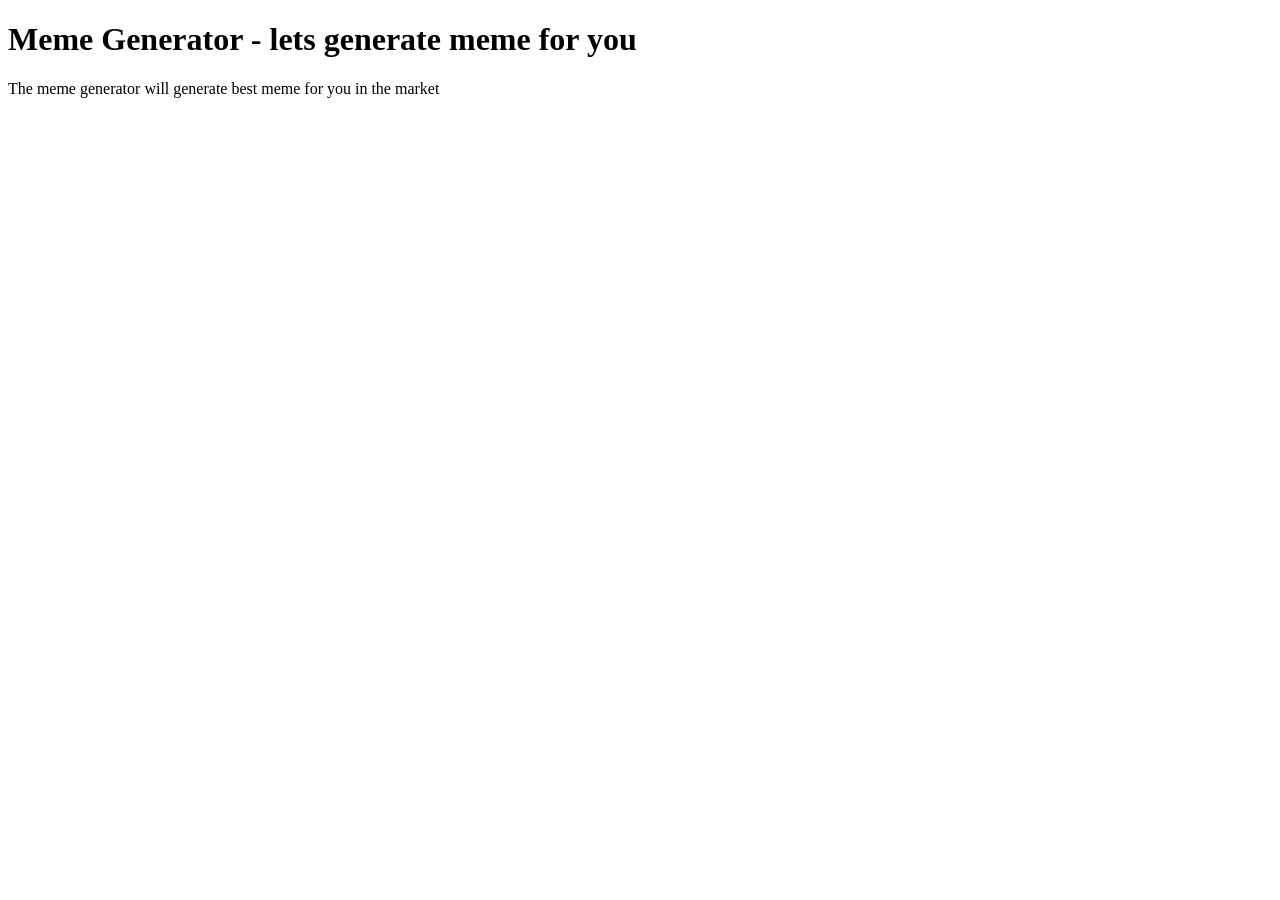
<file: 11 Web App using Flask/1_Flask_Basics/templates/index.html>
<!DOCTYPE html>
<html lang="en">
<head>
    <meta charset="UTF-8">
    <meta name="viewport" content="width=device-width, initial-scale=1.0">
    <title>Meme Generator - RohanMemes</title>
</head>
<body>
    <h1>Meme Generator - lets generate meme for you</h1>
    <p>The meme generator will generate best meme for you in the market</p>
</body>
</html>
</file>
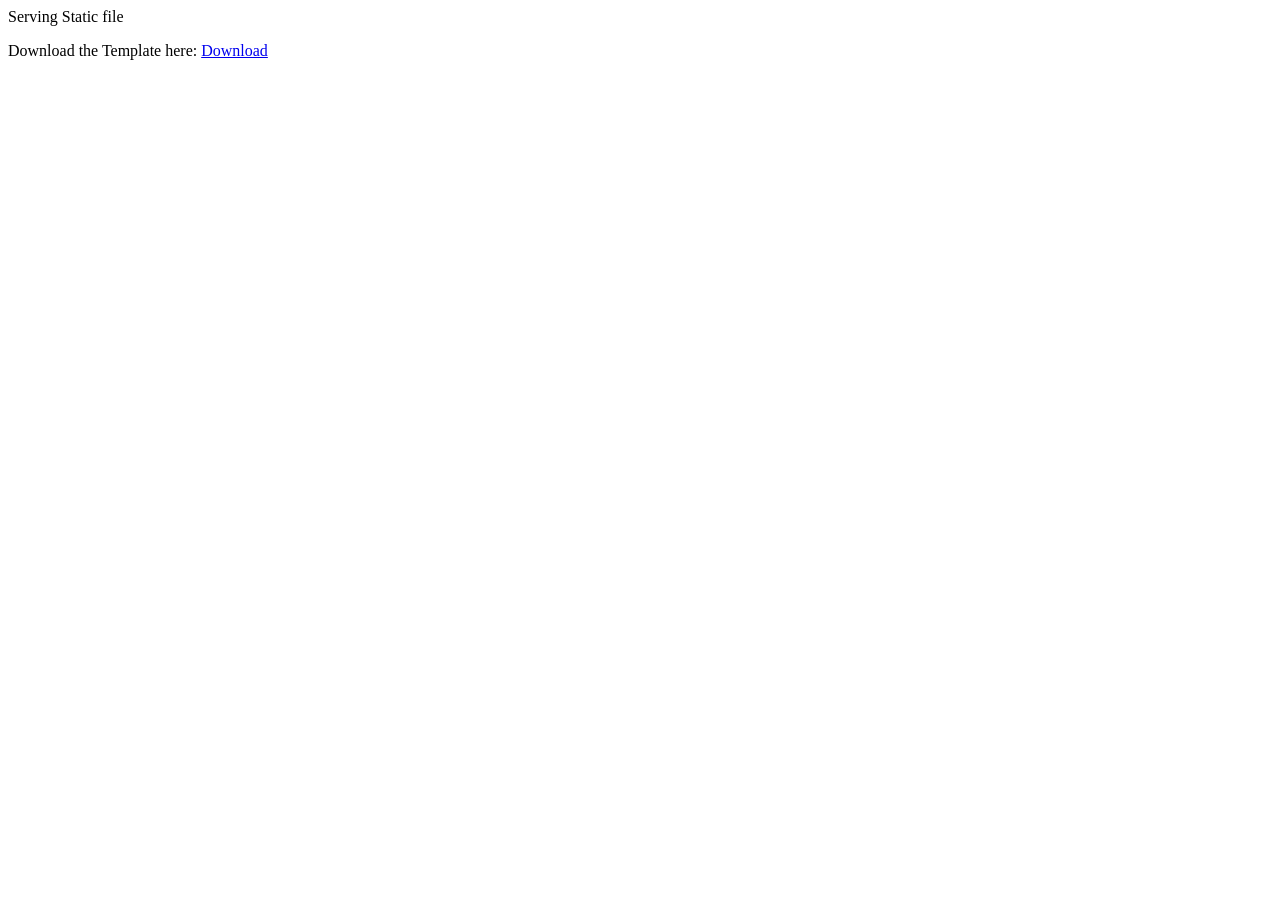
<file: 11 Web App using Flask/3_Flask_Serving_Static/templates/index.html>
<!DOCTYPE html>
<html lang="en">
<head>
    <meta charset="UTF-8">
    <meta name="viewport" content="width=device-width, initial-scale=1.0">
    <title>Static file in Flask</title>
</head>
<body>
    <h>Serving Static file</h>
    <p>Download the Template here: <a href="static/1.zip">Download</a></p>
</body>
</html>
</file>
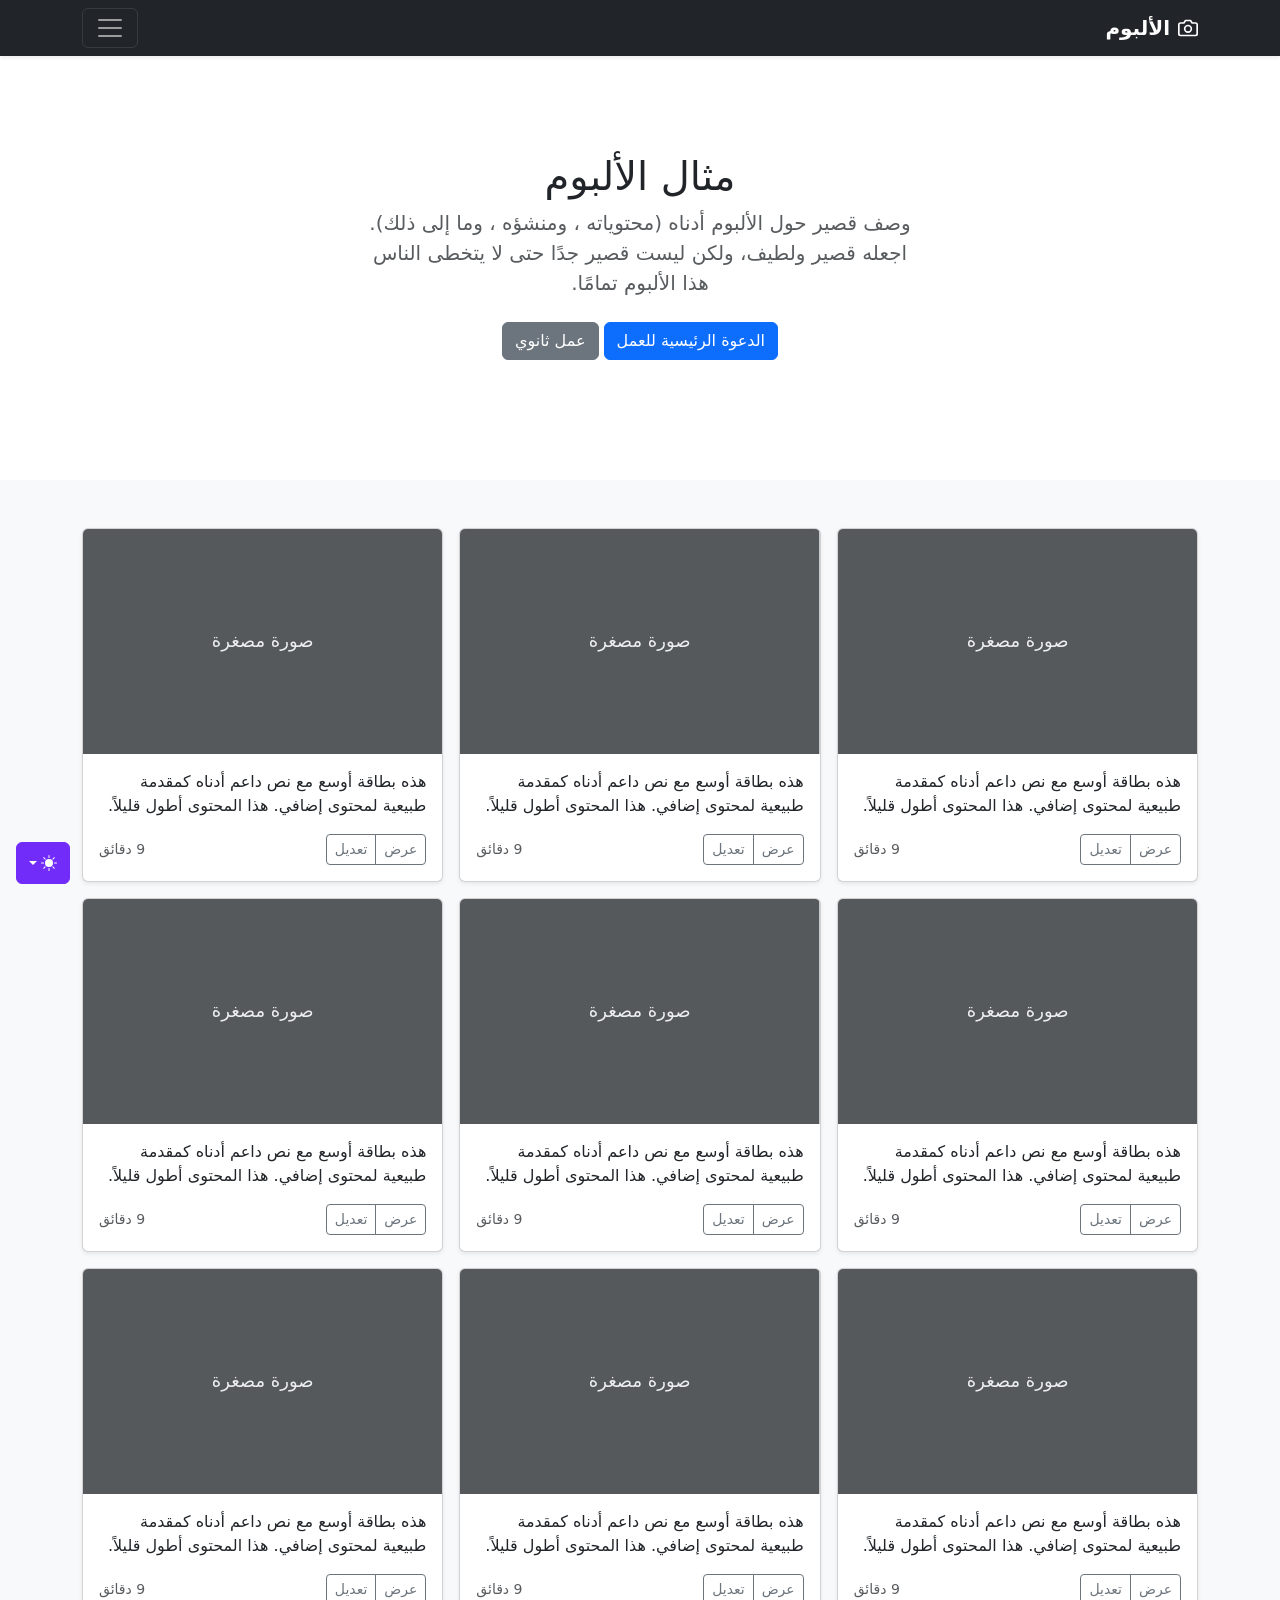
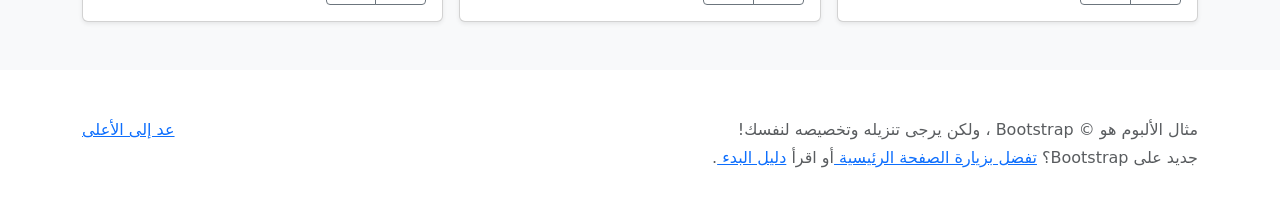
<file: 11 Web App using Flask/2_Flask_Static_Site/bootstrap-5.3.8-examples/album-rtl/index.html>
<!doctype html>
<html lang="ar" dir="rtl" data-bs-theme="auto">
  <head>
    <meta charset="utf-8" />
    <meta name="viewport" content="width=device-width, initial-scale=1" />
    <meta name="description" content="" />
    <meta
      name="author"
      content="Mark Otto, Jacob Thornton, and Bootstrap contributors"
    />
    <meta name="generator" content="Astro v5.13.2" />
    <title>مثال الألبوم · Bootstrap v5.3</title>
    <link
      rel="canonical"
      href="https://getbootstrap.com/docs/5.3/examples/album-rtl/"
    />
    <script src="../assets/js/color-modes.js"></script>
    <link href="../assets/dist/css/bootstrap.rtl.min.css" rel="stylesheet" />
    <meta name="theme-color" content="#712cf9" />
    <style>
      .bd-placeholder-img {
        font-size: 1.125rem;
        text-anchor: middle;
        -webkit-user-select: none;
        -moz-user-select: none;
        user-select: none;
      }
      @media (min-width: 768px) {
        .bd-placeholder-img-lg {
          font-size: 3.5rem;
        }
      }
      .b-example-divider {
        width: 100%;
        height: 3rem;
        background-color: #0000001a;
        border: solid rgba(0, 0, 0, 0.15);
        border-width: 1px 0;
        box-shadow:
          inset 0 0.5em 1.5em #0000001a,
          inset 0 0.125em 0.5em #00000026;
      }
      .b-example-vr {
        flex-shrink: 0;
        width: 1.5rem;
        height: 100vh;
      }
      .bi {
        vertical-align: -0.125em;
        fill: currentColor;
      }
      .nav-scroller {
        position: relative;
        z-index: 2;
        height: 2.75rem;
        overflow-y: hidden;
      }
      .nav-scroller .nav {
        display: flex;
        flex-wrap: nowrap;
        padding-bottom: 1rem;
        margin-top: -1px;
        overflow-x: auto;
        text-align: center;
        white-space: nowrap;
        -webkit-overflow-scrolling: touch;
      }
      .btn-bd-primary {
        --bd-violet-bg: #712cf9;
        --bd-violet-rgb: 112.520718, 44.062154, 249.437846;
        --bs-btn-font-weight: 600;
        --bs-btn-color: var(--bs-white);
        --bs-btn-bg: var(--bd-violet-bg);
        --bs-btn-border-color: var(--bd-violet-bg);
        --bs-btn-hover-color: var(--bs-white);
        --bs-btn-hover-bg: #6528e0;
        --bs-btn-hover-border-color: #6528e0;
        --bs-btn-focus-shadow-rgb: var(--bd-violet-rgb);
        --bs-btn-active-color: var(--bs-btn-hover-color);
        --bs-btn-active-bg: #5a23c8;
        --bs-btn-active-border-color: #5a23c8;
      }
      .bd-mode-toggle {
        z-index: 1500;
      }
      .bd-mode-toggle .bi {
        width: 1em;
        height: 1em;
      }
      .bd-mode-toggle .dropdown-menu .active .bi {
        display: block !important;
      }
    </style>
  </head>
  <body>
    <svg xmlns="http://www.w3.org/2000/svg" class="d-none">
      <symbol id="check2" viewBox="0 0 16 16">
        <path
          d="M13.854 3.646a.5.5 0 0 1 0 .708l-7 7a.5.5 0 0 1-.708 0l-3.5-3.5a.5.5 0 1 1 .708-.708L6.5 10.293l6.646-6.647a.5.5 0 0 1 .708 0z"
        ></path>
      </symbol>
      <symbol id="circle-half" viewBox="0 0 16 16">
        <path
          d="M8 15A7 7 0 1 0 8 1v14zm0 1A8 8 0 1 1 8 0a8 8 0 0 1 0 16z"
        ></path>
      </symbol>
      <symbol id="moon-stars-fill" viewBox="0 0 16 16">
        <path
          d="M6 .278a.768.768 0 0 1 .08.858 7.208 7.208 0 0 0-.878 3.46c0 4.021 3.278 7.277 7.318 7.277.527 0 1.04-.055 1.533-.16a.787.787 0 0 1 .81.316.733.733 0 0 1-.031.893A8.349 8.349 0 0 1 8.344 16C3.734 16 0 12.286 0 7.71 0 4.266 2.114 1.312 5.124.06A.752.752 0 0 1 6 .278z"
        ></path>
        <path
          d="M10.794 3.148a.217.217 0 0 1 .412 0l.387 1.162c.173.518.579.924 1.097 1.097l1.162.387a.217.217 0 0 1 0 .412l-1.162.387a1.734 1.734 0 0 0-1.097 1.097l-.387 1.162a.217.217 0 0 1-.412 0l-.387-1.162A1.734 1.734 0 0 0 9.31 6.593l-1.162-.387a.217.217 0 0 1 0-.412l1.162-.387a1.734 1.734 0 0 0 1.097-1.097l.387-1.162zM13.863.099a.145.145 0 0 1 .274 0l.258.774c.115.346.386.617.732.732l.774.258a.145.145 0 0 1 0 .274l-.774.258a1.156 1.156 0 0 0-.732.732l-.258.774a.145.145 0 0 1-.274 0l-.258-.774a1.156 1.156 0 0 0-.732-.732l-.774-.258a.145.145 0 0 1 0-.274l.774-.258c.346-.115.617-.386.732-.732L13.863.1z"
        ></path>
      </symbol>
      <symbol id="sun-fill" viewBox="0 0 16 16">
        <path
          d="M8 12a4 4 0 1 0 0-8 4 4 0 0 0 0 8zM8 0a.5.5 0 0 1 .5.5v2a.5.5 0 0 1-1 0v-2A.5.5 0 0 1 8 0zm0 13a.5.5 0 0 1 .5.5v2a.5.5 0 0 1-1 0v-2A.5.5 0 0 1 8 13zm8-5a.5.5 0 0 1-.5.5h-2a.5.5 0 0 1 0-1h2a.5.5 0 0 1 .5.5zM3 8a.5.5 0 0 1-.5.5h-2a.5.5 0 0 1 0-1h2A.5.5 0 0 1 3 8zm10.657-5.657a.5.5 0 0 1 0 .707l-1.414 1.415a.5.5 0 1 1-.707-.708l1.414-1.414a.5.5 0 0 1 .707 0zm-9.193 9.193a.5.5 0 0 1 0 .707L3.05 13.657a.5.5 0 0 1-.707-.707l1.414-1.414a.5.5 0 0 1 .707 0zm9.193 2.121a.5.5 0 0 1-.707 0l-1.414-1.414a.5.5 0 0 1 .707-.707l1.414 1.414a.5.5 0 0 1 0 .707zM4.464 4.465a.5.5 0 0 1-.707 0L2.343 3.05a.5.5 0 1 1 .707-.707l1.414 1.414a.5.5 0 0 1 0 .708z"
        ></path>
      </symbol>
    </svg>
    <div
      class="dropdown position-fixed bottom-0 end-0 mb-3 me-3 bd-mode-toggle"
    >
      <button
        class="btn btn-bd-primary py-2 dropdown-toggle d-flex align-items-center"
        id="bd-theme"
        type="button"
        aria-expanded="false"
        data-bs-toggle="dropdown"
        aria-label="Toggle theme (auto)"
      >
        <svg class="bi my-1 theme-icon-active" aria-hidden="true">
          <use href="#circle-half"></use>
        </svg>
        <span class="visually-hidden" id="bd-theme-text">Toggle theme</span>
      </button>
      <ul
        class="dropdown-menu dropdown-menu-end shadow"
        aria-labelledby="bd-theme-text"
      >
        <li>
          <button
            type="button"
            class="dropdown-item d-flex align-items-center"
            data-bs-theme-value="light"
            aria-pressed="false"
          >
            <svg class="bi me-2 opacity-50" aria-hidden="true">
              <use href="#sun-fill"></use>
            </svg>
            Light
            <svg class="bi ms-auto d-none" aria-hidden="true">
              <use href="#check2"></use>
            </svg>
          </button>
        </li>
        <li>
          <button
            type="button"
            class="dropdown-item d-flex align-items-center"
            data-bs-theme-value="dark"
            aria-pressed="false"
          >
            <svg class="bi me-2 opacity-50" aria-hidden="true">
              <use href="#moon-stars-fill"></use>
            </svg>
            Dark
            <svg class="bi ms-auto d-none" aria-hidden="true">
              <use href="#check2"></use>
            </svg>
          </button>
        </li>
        <li>
          <button
            type="button"
            class="dropdown-item d-flex align-items-center active"
            data-bs-theme-value="auto"
            aria-pressed="true"
          >
            <svg class="bi me-2 opacity-50" aria-hidden="true">
              <use href="#circle-half"></use>
            </svg>
            Auto
            <svg class="bi ms-auto d-none" aria-hidden="true">
              <use href="#check2"></use>
            </svg>
          </button>
        </li>
      </ul>
    </div>
    <header data-bs-theme="dark">
      <div class="collapse text-bg-dark" id="navbarHeader">
        <div class="container">
          <div class="row">
            <div class="col-sm-8 col-md-7 py-4">
              <h4>حول</h4>
              <p class="text-body-secondary">
                أضف بعض المعلومات حول الألبوم، المؤلف، أو أي سياق خلفية آخر.
                اجعلها بضع جمل حتى يتمكن الزوار من التقاط بعض التلميحات المفيدة.
                ثم اربطها ببعض مواقع التواصل الاجتماعي أو معلومات الاتصال.
              </p>
            </div>
            <div class="col-sm-4 offset-md-1 py-4">
              <h4>تواصل معي</h4>
              <ul class="list-unstyled">
                <li><a href="#" class="text-white">تابعني على تويتر</a></li>
                <li>
                  <a href="#" class="text-white">شاركني الإعجاب في فيسبوك</a>
                </li>
                <li>
                  <a href="#" class="text-white"
                    >راسلني على البريد الإلكتروني</a
                  >
                </li>
              </ul>
            </div>
          </div>
        </div>
      </div>
      <div class="navbar navbar-dark bg-dark shadow-sm">
        <div class="container">
          <a href="#" class="navbar-brand d-flex align-items-center">
            <svg
              xmlns="http://www.w3.org/2000/svg"
              width="20"
              height="20"
              fill="none"
              stroke="currentColor"
              stroke-linecap="round"
              stroke-linejoin="round"
              stroke-width="2"
              aria-hidden="true"
              class="me-2"
              viewBox="0 0 24 24"
            >
              <path
                d="M23 19a2 2 0 0 1-2 2H3a2 2 0 0 1-2-2V8a2 2 0 0 1 2-2h4l2-3h6l2 3h4a2 2 0 0 1 2 2z"
              ></path>
              <circle cx="12" cy="13" r="4"></circle>
            </svg>
            <strong>الألبوم</strong>
          </a>
          <button
            class="navbar-toggler"
            type="button"
            data-bs-toggle="collapse"
            data-bs-target="#navbarHeader"
            aria-controls="navbarHeader"
            aria-expanded="false"
            aria-label="تبديل التنقل"
          >
            <span class="navbar-toggler-icon"></span>
          </button>
        </div>
      </div>
    </header>
    <main>
      <section class="py-5 text-center container">
        <div class="row py-lg-5">
          <div class="col-lg-6 col-md-8 mx-auto">
            <h1 class="fw-light">مثال الألبوم</h1>
            <p class="lead text-body-secondary">
              وصف قصير حول الألبوم أدناه (محتوياته ، ومنشؤه ، وما إلى ذلك).
              اجعله قصير ولطيف، ولكن ليست قصير جدًا حتى لا يتخطى الناس هذا
              الألبوم تمامًا.
            </p>
            <p>
              <a href="#" class="btn btn-primary my-2">الدعوة الرئيسية للعمل</a>
              <a href="#" class="btn btn-secondary my-2">عمل ثانوي</a>
            </p>
          </div>
        </div>
      </section>
      <div class="album py-5 bg-body-tertiary">
        <div class="container">
          <div class="row row-cols-1 row-cols-sm-2 row-cols-md-3 g-3">
            <div class="col">
              <div class="card shadow-sm">
                <svg
                  aria-label="Placeholder: صورة مصغرة"
                  class="bd-placeholder-img card-img-top"
                  height="225"
                  preserveAspectRatio="xMidYMid slice"
                  role="img"
                  width="100%"
                  xmlns="http://www.w3.org/2000/svg"
                >
                  <title>Placeholder</title>
                  <rect width="100%" height="100%" fill="#55595c"></rect>
                  <text x="50%" y="50%" fill="#eceeef" dy=".3em">
                    صورة مصغرة
                  </text>
                </svg>
                <div class="card-body">
                  <p class="card-text">
                    هذه بطاقة أوسع مع نص داعم أدناه كمقدمة طبيعية لمحتوى إضافي.
                    هذا المحتوى أطول قليلاً.
                  </p>
                  <div
                    class="d-flex justify-content-between align-items-center"
                  >
                    <div class="btn-group">
                      <button
                        type="button"
                        class="btn btn-sm btn-outline-secondary"
                      >
                        عرض
                      </button>
                      <button
                        type="button"
                        class="btn btn-sm btn-outline-secondary"
                      >
                        تعديل
                      </button>
                    </div>
                    <small class="text-body-secondary">9 دقائق</small>
                  </div>
                </div>
              </div>
            </div>
            <div class="col">
              <div class="card shadow-sm">
                <svg
                  aria-label="Placeholder: صورة مصغرة"
                  class="bd-placeholder-img card-img-top"
                  height="225"
                  preserveAspectRatio="xMidYMid slice"
                  role="img"
                  width="100%"
                  xmlns="http://www.w3.org/2000/svg"
                >
                  <title>Placeholder</title>
                  <rect width="100%" height="100%" fill="#55595c"></rect>
                  <text x="50%" y="50%" fill="#eceeef" dy=".3em">
                    صورة مصغرة
                  </text>
                </svg>
                <div class="card-body">
                  <p class="card-text">
                    هذه بطاقة أوسع مع نص داعم أدناه كمقدمة طبيعية لمحتوى إضافي.
                    هذا المحتوى أطول قليلاً.
                  </p>
                  <div
                    class="d-flex justify-content-between align-items-center"
                  >
                    <div class="btn-group">
                      <button
                        type="button"
                        class="btn btn-sm btn-outline-secondary"
                      >
                        عرض
                      </button>
                      <button
                        type="button"
                        class="btn btn-sm btn-outline-secondary"
                      >
                        تعديل
                      </button>
                    </div>
                    <small class="text-body-secondary">9 دقائق</small>
                  </div>
                </div>
              </div>
            </div>
            <div class="col">
              <div class="card shadow-sm">
                <svg
                  aria-label="Placeholder: صورة مصغرة"
                  class="bd-placeholder-img card-img-top"
                  height="225"
                  preserveAspectRatio="xMidYMid slice"
                  role="img"
                  width="100%"
                  xmlns="http://www.w3.org/2000/svg"
                >
                  <title>Placeholder</title>
                  <rect width="100%" height="100%" fill="#55595c"></rect>
                  <text x="50%" y="50%" fill="#eceeef" dy=".3em">
                    صورة مصغرة
                  </text>
                </svg>
                <div class="card-body">
                  <p class="card-text">
                    هذه بطاقة أوسع مع نص داعم أدناه كمقدمة طبيعية لمحتوى إضافي.
                    هذا المحتوى أطول قليلاً.
                  </p>
                  <div
                    class="d-flex justify-content-between align-items-center"
                  >
                    <div class="btn-group">
                      <button
                        type="button"
                        class="btn btn-sm btn-outline-secondary"
                      >
                        عرض
                      </button>
                      <button
                        type="button"
                        class="btn btn-sm btn-outline-secondary"
                      >
                        تعديل
                      </button>
                    </div>
                    <small class="text-body-secondary">9 دقائق</small>
                  </div>
                </div>
              </div>
            </div>
            <div class="col">
              <div class="card shadow-sm">
                <svg
                  aria-label="Placeholder: صورة مصغرة"
                  class="bd-placeholder-img card-img-top"
                  height="225"
                  preserveAspectRatio="xMidYMid slice"
                  role="img"
                  width="100%"
                  xmlns="http://www.w3.org/2000/svg"
                >
                  <title>Placeholder</title>
                  <rect width="100%" height="100%" fill="#55595c"></rect>
                  <text x="50%" y="50%" fill="#eceeef" dy=".3em">
                    صورة مصغرة
                  </text>
                </svg>
                <div class="card-body">
                  <p class="card-text">
                    هذه بطاقة أوسع مع نص داعم أدناه كمقدمة طبيعية لمحتوى إضافي.
                    هذا المحتوى أطول قليلاً.
                  </p>
                  <div
                    class="d-flex justify-content-between align-items-center"
                  >
                    <div class="btn-group">
                      <button
                        type="button"
                        class="btn btn-sm btn-outline-secondary"
                      >
                        عرض
                      </button>
                      <button
                        type="button"
                        class="btn btn-sm btn-outline-secondary"
                      >
                        تعديل
                      </button>
                    </div>
                    <small class="text-body-secondary">9 دقائق</small>
                  </div>
                </div>
              </div>
            </div>
            <div class="col">
              <div class="card shadow-sm">
                <svg
                  aria-label="Placeholder: صورة مصغرة"
                  class="bd-placeholder-img card-img-top"
                  height="225"
                  preserveAspectRatio="xMidYMid slice"
                  role="img"
                  width="100%"
                  xmlns="http://www.w3.org/2000/svg"
                >
                  <title>Placeholder</title>
                  <rect width="100%" height="100%" fill="#55595c"></rect>
                  <text x="50%" y="50%" fill="#eceeef" dy=".3em">
                    صورة مصغرة
                  </text>
                </svg>
                <div class="card-body">
                  <p class="card-text">
                    هذه بطاقة أوسع مع نص داعم أدناه كمقدمة طبيعية لمحتوى إضافي.
                    هذا المحتوى أطول قليلاً.
                  </p>
                  <div
                    class="d-flex justify-content-between align-items-center"
                  >
                    <div class="btn-group">
                      <button
                        type="button"
                        class="btn btn-sm btn-outline-secondary"
                      >
                        عرض
                      </button>
                      <button
                        type="button"
                        class="btn btn-sm btn-outline-secondary"
                      >
                        تعديل
                      </button>
                    </div>
                    <small class="text-body-secondary">9 دقائق</small>
                  </div>
                </div>
              </div>
            </div>
            <div class="col">
              <div class="card shadow-sm">
                <svg
                  aria-label="Placeholder: صورة مصغرة"
                  class="bd-placeholder-img card-img-top"
                  height="225"
                  preserveAspectRatio="xMidYMid slice"
                  role="img"
                  width="100%"
                  xmlns="http://www.w3.org/2000/svg"
                >
                  <title>Placeholder</title>
                  <rect width="100%" height="100%" fill="#55595c"></rect>
                  <text x="50%" y="50%" fill="#eceeef" dy=".3em">
                    صورة مصغرة
                  </text>
                </svg>
                <div class="card-body">
                  <p class="card-text">
                    هذه بطاقة أوسع مع نص داعم أدناه كمقدمة طبيعية لمحتوى إضافي.
                    هذا المحتوى أطول قليلاً.
                  </p>
                  <div
                    class="d-flex justify-content-between align-items-center"
                  >
                    <div class="btn-group">
                      <button
                        type="button"
                        class="btn btn-sm btn-outline-secondary"
                      >
                        عرض
                      </button>
                      <button
                        type="button"
                        class="btn btn-sm btn-outline-secondary"
                      >
                        تعديل
                      </button>
                    </div>
                    <small class="text-body-secondary">9 دقائق</small>
                  </div>
                </div>
              </div>
            </div>
            <div class="col">
              <div class="card shadow-sm">
                <svg
                  aria-label="Placeholder: صورة مصغرة"
                  class="bd-placeholder-img card-img-top"
                  height="225"
                  preserveAspectRatio="xMidYMid slice"
                  role="img"
                  width="100%"
                  xmlns="http://www.w3.org/2000/svg"
                >
                  <title>Placeholder</title>
                  <rect width="100%" height="100%" fill="#55595c"></rect>
                  <text x="50%" y="50%" fill="#eceeef" dy=".3em">
                    صورة مصغرة
                  </text>
                </svg>
                <div class="card-body">
                  <p class="card-text">
                    هذه بطاقة أوسع مع نص داعم أدناه كمقدمة طبيعية لمحتوى إضافي.
                    هذا المحتوى أطول قليلاً.
                  </p>
                  <div
                    class="d-flex justify-content-between align-items-center"
                  >
                    <div class="btn-group">
                      <button
                        type="button"
                        class="btn btn-sm btn-outline-secondary"
                      >
                        عرض
                      </button>
                      <button
                        type="button"
                        class="btn btn-sm btn-outline-secondary"
                      >
                        تعديل
                      </button>
                    </div>
                    <small class="text-body-secondary">9 دقائق</small>
                  </div>
                </div>
              </div>
            </div>
            <div class="col">
              <div class="card shadow-sm">
                <svg
                  aria-label="Placeholder: صورة مصغرة"
                  class="bd-placeholder-img card-img-top"
                  height="225"
                  preserveAspectRatio="xMidYMid slice"
                  role="img"
                  width="100%"
                  xmlns="http://www.w3.org/2000/svg"
                >
                  <title>Placeholder</title>
                  <rect width="100%" height="100%" fill="#55595c"></rect>
                  <text x="50%" y="50%" fill="#eceeef" dy=".3em">
                    صورة مصغرة
                  </text>
                </svg>
                <div class="card-body">
                  <p class="card-text">
                    هذه بطاقة أوسع مع نص داعم أدناه كمقدمة طبيعية لمحتوى إضافي.
                    هذا المحتوى أطول قليلاً.
                  </p>
                  <div
                    class="d-flex justify-content-between align-items-center"
                  >
                    <div class="btn-group">
                      <button
                        type="button"
                        class="btn btn-sm btn-outline-secondary"
                      >
                        عرض
                      </button>
                      <button
                        type="button"
                        class="btn btn-sm btn-outline-secondary"
                      >
                        تعديل
                      </button>
                    </div>
                    <small class="text-body-secondary">9 دقائق</small>
                  </div>
                </div>
              </div>
            </div>
            <div class="col">
              <div class="card shadow-sm">
                <svg
                  aria-label="Placeholder: صورة مصغرة"
                  class="bd-placeholder-img card-img-top"
                  height="225"
                  preserveAspectRatio="xMidYMid slice"
                  role="img"
                  width="100%"
                  xmlns="http://www.w3.org/2000/svg"
                >
                  <title>Placeholder</title>
                  <rect width="100%" height="100%" fill="#55595c"></rect>
                  <text x="50%" y="50%" fill="#eceeef" dy=".3em">
                    صورة مصغرة
                  </text>
                </svg>
                <div class="card-body">
                  <p class="card-text">
                    هذه بطاقة أوسع مع نص داعم أدناه كمقدمة طبيعية لمحتوى إضافي.
                    هذا المحتوى أطول قليلاً.
                  </p>
                  <div
                    class="d-flex justify-content-between align-items-center"
                  >
                    <div class="btn-group">
                      <button
                        type="button"
                        class="btn btn-sm btn-outline-secondary"
                      >
                        عرض
                      </button>
                      <button
                        type="button"
                        class="btn btn-sm btn-outline-secondary"
                      >
                        تعديل
                      </button>
                    </div>
                    <small class="text-body-secondary">9 دقائق</small>
                  </div>
                </div>
              </div>
            </div>
          </div>
        </div>
      </div>
    </main>
    <footer class="text-body-secondary py-5">
      <div class="container">
        <p class="float-end mb-1"><a href="#">عد إلى الأعلى</a></p>
        <p class="mb-1">
          مثال الألبوم هو © Bootstrap ، ولكن يرجى تنزيله وتخصيصه لنفسك!
        </p>
        <p class="mb-0">
          جديد على Bootstrap؟ <a href="/"> تفضل بزيارة الصفحة الرئيسية </a> أو
          اقرأ <a href="../getting-started/introduction"> دليل البدء </a>.
        </p>
      </div>
    </footer>
    <script
      src="../assets/dist/js/bootstrap.bundle.min.js"
      class="astro-vvvwv3sm"
    ></script>
  </body>
</html>
</file>
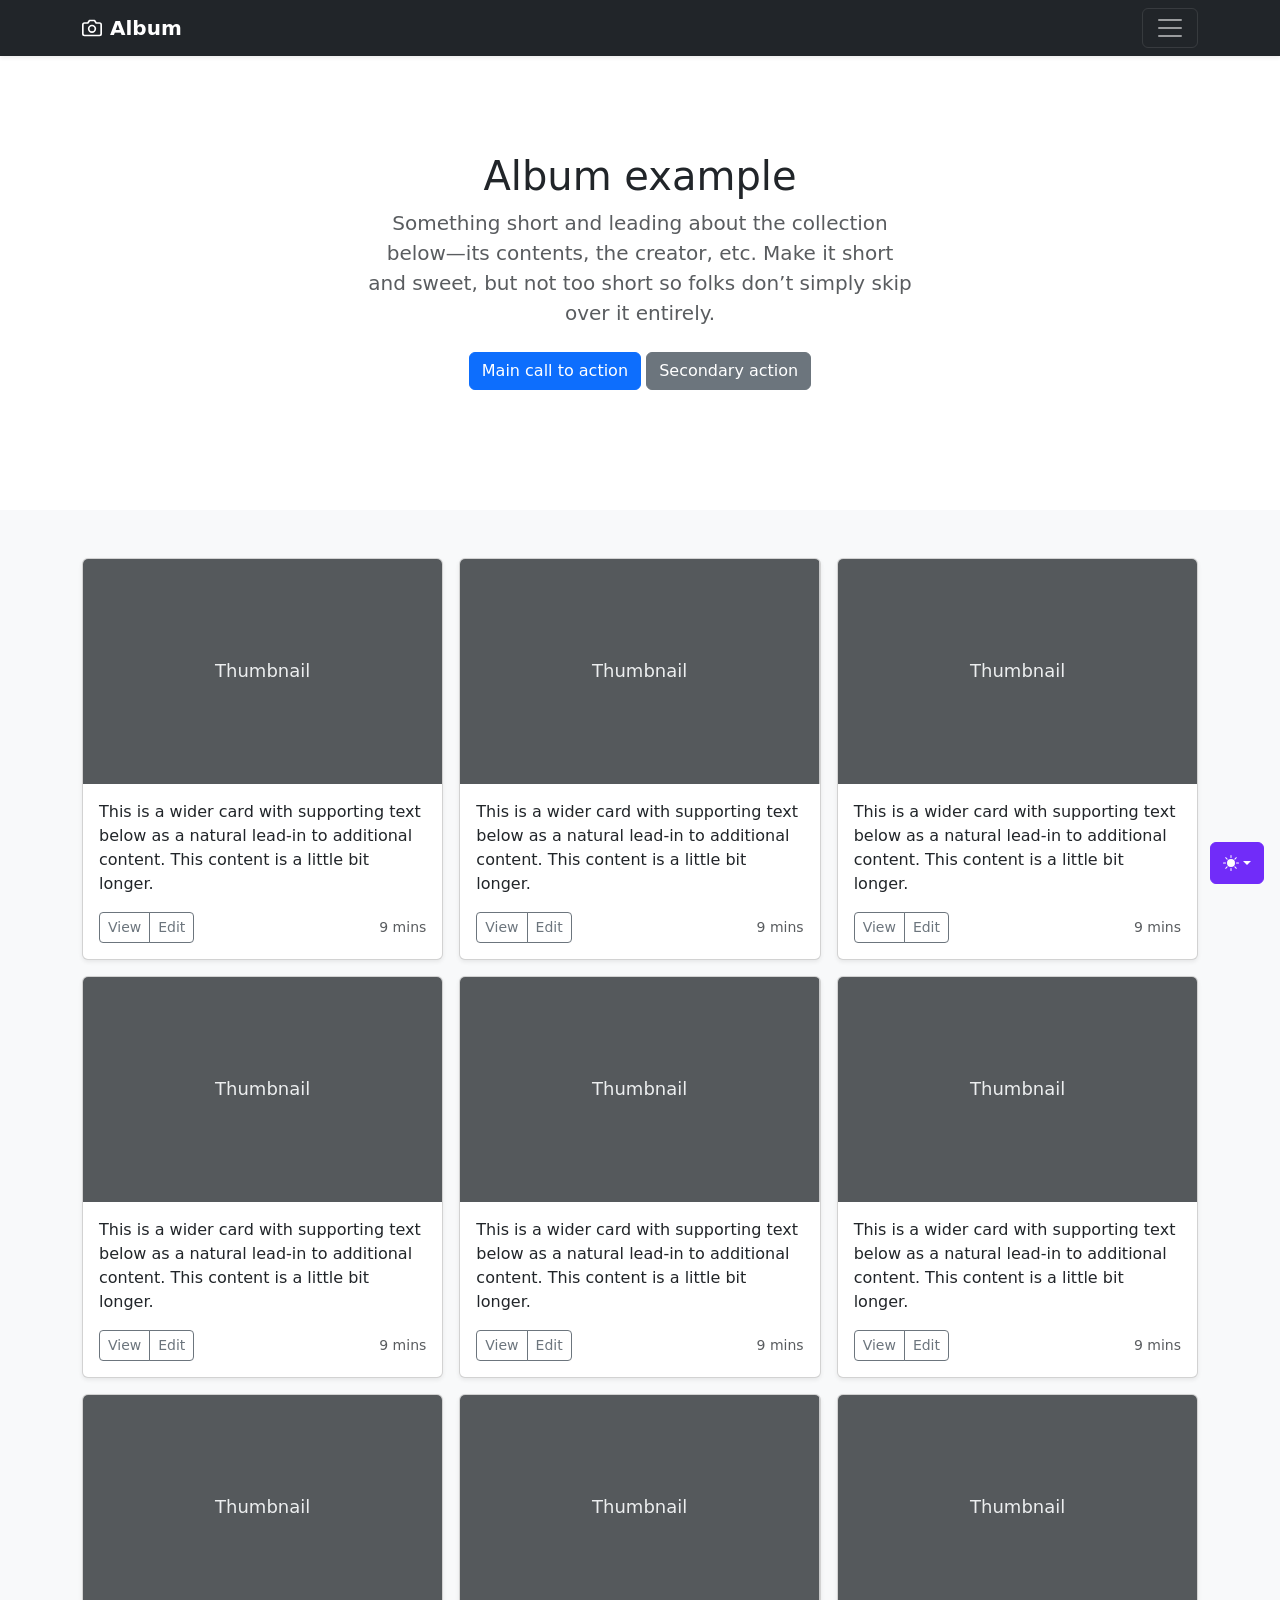
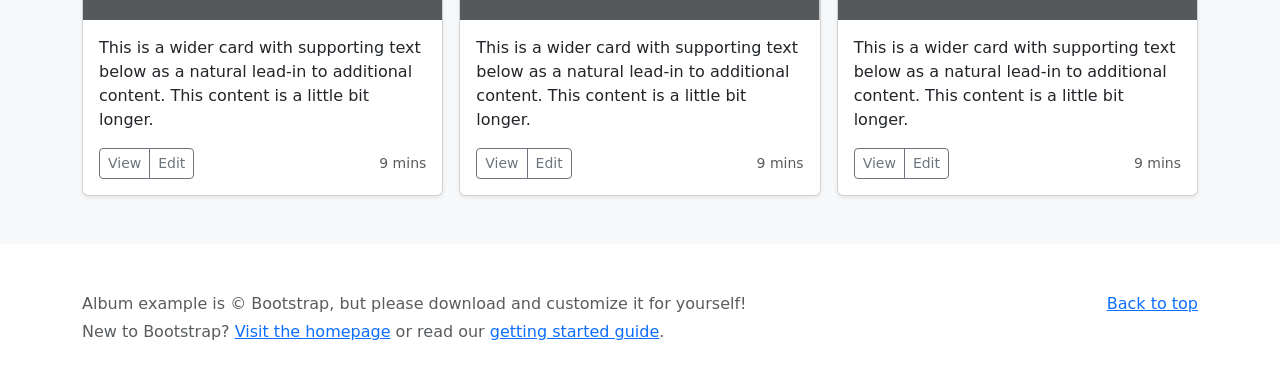
<file: 11 Web App using Flask/2_Flask_Static_Site/bootstrap-5.3.8-examples/album/index.html>
<!doctype html>
<html lang="en" data-bs-theme="auto">
  <head>
    <meta charset="utf-8" />
    <meta name="viewport" content="width=device-width, initial-scale=1" />
    <meta name="description" content="" />
    <meta
      name="author"
      content="Mark Otto, Jacob Thornton, and Bootstrap contributors"
    />
    <meta name="generator" content="Astro v5.13.2" />
    <title>Album example · Bootstrap v5.3</title>
    <link
      rel="canonical"
      href="https://getbootstrap.com/docs/5.3/examples/album/"
    />
    <script src="../assets/js/color-modes.js"></script>
    <link href="../assets/dist/css/bootstrap.min.css" rel="stylesheet" />
    <meta name="theme-color" content="#712cf9" />
    <style>
      .bd-placeholder-img {
        font-size: 1.125rem;
        text-anchor: middle;
        -webkit-user-select: none;
        -moz-user-select: none;
        user-select: none;
      }
      @media (min-width: 768px) {
        .bd-placeholder-img-lg {
          font-size: 3.5rem;
        }
      }
      .b-example-divider {
        width: 100%;
        height: 3rem;
        background-color: #0000001a;
        border: solid rgba(0, 0, 0, 0.15);
        border-width: 1px 0;
        box-shadow:
          inset 0 0.5em 1.5em #0000001a,
          inset 0 0.125em 0.5em #00000026;
      }
      .b-example-vr {
        flex-shrink: 0;
        width: 1.5rem;
        height: 100vh;
      }
      .bi {
        vertical-align: -0.125em;
        fill: currentColor;
      }
      .nav-scroller {
        position: relative;
        z-index: 2;
        height: 2.75rem;
        overflow-y: hidden;
      }
      .nav-scroller .nav {
        display: flex;
        flex-wrap: nowrap;
        padding-bottom: 1rem;
        margin-top: -1px;
        overflow-x: auto;
        text-align: center;
        white-space: nowrap;
        -webkit-overflow-scrolling: touch;
      }
      .btn-bd-primary {
        --bd-violet-bg: #712cf9;
        --bd-violet-rgb: 112.520718, 44.062154, 249.437846;
        --bs-btn-font-weight: 600;
        --bs-btn-color: var(--bs-white);
        --bs-btn-bg: var(--bd-violet-bg);
        --bs-btn-border-color: var(--bd-violet-bg);
        --bs-btn-hover-color: var(--bs-white);
        --bs-btn-hover-bg: #6528e0;
        --bs-btn-hover-border-color: #6528e0;
        --bs-btn-focus-shadow-rgb: var(--bd-violet-rgb);
        --bs-btn-active-color: var(--bs-btn-hover-color);
        --bs-btn-active-bg: #5a23c8;
        --bs-btn-active-border-color: #5a23c8;
      }
      .bd-mode-toggle {
        z-index: 1500;
      }
      .bd-mode-toggle .bi {
        width: 1em;
        height: 1em;
      }
      .bd-mode-toggle .dropdown-menu .active .bi {
        display: block !important;
      }
    </style>
  </head>
  <body>
    <svg xmlns="http://www.w3.org/2000/svg" class="d-none">
      <symbol id="check2" viewBox="0 0 16 16">
        <path
          d="M13.854 3.646a.5.5 0 0 1 0 .708l-7 7a.5.5 0 0 1-.708 0l-3.5-3.5a.5.5 0 1 1 .708-.708L6.5 10.293l6.646-6.647a.5.5 0 0 1 .708 0z"
        ></path>
      </symbol>
      <symbol id="circle-half" viewBox="0 0 16 16">
        <path
          d="M8 15A7 7 0 1 0 8 1v14zm0 1A8 8 0 1 1 8 0a8 8 0 0 1 0 16z"
        ></path>
      </symbol>
      <symbol id="moon-stars-fill" viewBox="0 0 16 16">
        <path
          d="M6 .278a.768.768 0 0 1 .08.858 7.208 7.208 0 0 0-.878 3.46c0 4.021 3.278 7.277 7.318 7.277.527 0 1.04-.055 1.533-.16a.787.787 0 0 1 .81.316.733.733 0 0 1-.031.893A8.349 8.349 0 0 1 8.344 16C3.734 16 0 12.286 0 7.71 0 4.266 2.114 1.312 5.124.06A.752.752 0 0 1 6 .278z"
        ></path>
        <path
          d="M10.794 3.148a.217.217 0 0 1 .412 0l.387 1.162c.173.518.579.924 1.097 1.097l1.162.387a.217.217 0 0 1 0 .412l-1.162.387a1.734 1.734 0 0 0-1.097 1.097l-.387 1.162a.217.217 0 0 1-.412 0l-.387-1.162A1.734 1.734 0 0 0 9.31 6.593l-1.162-.387a.217.217 0 0 1 0-.412l1.162-.387a1.734 1.734 0 0 0 1.097-1.097l.387-1.162zM13.863.099a.145.145 0 0 1 .274 0l.258.774c.115.346.386.617.732.732l.774.258a.145.145 0 0 1 0 .274l-.774.258a1.156 1.156 0 0 0-.732.732l-.258.774a.145.145 0 0 1-.274 0l-.258-.774a1.156 1.156 0 0 0-.732-.732l-.774-.258a.145.145 0 0 1 0-.274l.774-.258c.346-.115.617-.386.732-.732L13.863.1z"
        ></path>
      </symbol>
      <symbol id="sun-fill" viewBox="0 0 16 16">
        <path
          d="M8 12a4 4 0 1 0 0-8 4 4 0 0 0 0 8zM8 0a.5.5 0 0 1 .5.5v2a.5.5 0 0 1-1 0v-2A.5.5 0 0 1 8 0zm0 13a.5.5 0 0 1 .5.5v2a.5.5 0 0 1-1 0v-2A.5.5 0 0 1 8 13zm8-5a.5.5 0 0 1-.5.5h-2a.5.5 0 0 1 0-1h2a.5.5 0 0 1 .5.5zM3 8a.5.5 0 0 1-.5.5h-2a.5.5 0 0 1 0-1h2A.5.5 0 0 1 3 8zm10.657-5.657a.5.5 0 0 1 0 .707l-1.414 1.415a.5.5 0 1 1-.707-.708l1.414-1.414a.5.5 0 0 1 .707 0zm-9.193 9.193a.5.5 0 0 1 0 .707L3.05 13.657a.5.5 0 0 1-.707-.707l1.414-1.414a.5.5 0 0 1 .707 0zm9.193 2.121a.5.5 0 0 1-.707 0l-1.414-1.414a.5.5 0 0 1 .707-.707l1.414 1.414a.5.5 0 0 1 0 .707zM4.464 4.465a.5.5 0 0 1-.707 0L2.343 3.05a.5.5 0 1 1 .707-.707l1.414 1.414a.5.5 0 0 1 0 .708z"
        ></path>
      </symbol>
    </svg>
    <div
      class="dropdown position-fixed bottom-0 end-0 mb-3 me-3 bd-mode-toggle"
    >
      <button
        class="btn btn-bd-primary py-2 dropdown-toggle d-flex align-items-center"
        id="bd-theme"
        type="button"
        aria-expanded="false"
        data-bs-toggle="dropdown"
        aria-label="Toggle theme (auto)"
      >
        <svg class="bi my-1 theme-icon-active" aria-hidden="true">
          <use href="#circle-half"></use>
        </svg>
        <span class="visually-hidden" id="bd-theme-text">Toggle theme</span>
      </button>
      <ul
        class="dropdown-menu dropdown-menu-end shadow"
        aria-labelledby="bd-theme-text"
      >
        <li>
          <button
            type="button"
            class="dropdown-item d-flex align-items-center"
            data-bs-theme-value="light"
            aria-pressed="false"
          >
            <svg class="bi me-2 opacity-50" aria-hidden="true">
              <use href="#sun-fill"></use>
            </svg>
            Light
            <svg class="bi ms-auto d-none" aria-hidden="true">
              <use href="#check2"></use>
            </svg>
          </button>
        </li>
        <li>
          <button
            type="button"
            class="dropdown-item d-flex align-items-center"
            data-bs-theme-value="dark"
            aria-pressed="false"
          >
            <svg class="bi me-2 opacity-50" aria-hidden="true">
              <use href="#moon-stars-fill"></use>
            </svg>
            Dark
            <svg class="bi ms-auto d-none" aria-hidden="true">
              <use href="#check2"></use>
            </svg>
          </button>
        </li>
        <li>
          <button
            type="button"
            class="dropdown-item d-flex align-items-center active"
            data-bs-theme-value="auto"
            aria-pressed="true"
          >
            <svg class="bi me-2 opacity-50" aria-hidden="true">
              <use href="#circle-half"></use>
            </svg>
            Auto
            <svg class="bi ms-auto d-none" aria-hidden="true">
              <use href="#check2"></use>
            </svg>
          </button>
        </li>
      </ul>
    </div>
    <header data-bs-theme="dark">
      <div class="collapse text-bg-dark" id="navbarHeader">
        <div class="container">
          <div class="row">
            <div class="col-sm-8 col-md-7 py-4">
              <h4>About</h4>
              <p class="text-body-secondary">
                Add some information about the album below, the author, or any
                other background context. Make it a few sentences long so folks
                can pick up some informative tidbits. Then, link them off to
                some social networking sites or contact information.
              </p>
            </div>
            <div class="col-sm-4 offset-md-1 py-4">
              <h4>Contact</h4>
              <ul class="list-unstyled">
                <li><a href="#" class="text-white">Follow on X</a></li>
                <li><a href="#" class="text-white">Like on Facebook</a></li>
                <li><a href="#" class="text-white">Email me</a></li>
              </ul>
            </div>
          </div>
        </div>
      </div>
      <div class="navbar navbar-dark bg-dark shadow-sm">
        <div class="container">
          <a href="#" class="navbar-brand d-flex align-items-center">
            <svg
              xmlns="http://www.w3.org/2000/svg"
              width="20"
              height="20"
              fill="none"
              stroke="currentColor"
              stroke-linecap="round"
              stroke-linejoin="round"
              stroke-width="2"
              aria-hidden="true"
              class="me-2"
              viewBox="0 0 24 24"
            >
              <path
                d="M23 19a2 2 0 0 1-2 2H3a2 2 0 0 1-2-2V8a2 2 0 0 1 2-2h4l2-3h6l2 3h4a2 2 0 0 1 2 2z"
              ></path>
              <circle cx="12" cy="13" r="4"></circle>
            </svg>
            <strong>Album</strong>
          </a>
          <button
            class="navbar-toggler"
            type="button"
            data-bs-toggle="collapse"
            data-bs-target="#navbarHeader"
            aria-controls="navbarHeader"
            aria-expanded="false"
            aria-label="Toggle navigation"
          >
            <span class="navbar-toggler-icon"></span>
          </button>
        </div>
      </div>
    </header>
    <main>
      <section class="py-5 text-center container">
        <div class="row py-lg-5">
          <div class="col-lg-6 col-md-8 mx-auto">
            <h1 class="fw-light">Album example</h1>
            <p class="lead text-body-secondary">
              Something short and leading about the collection below—its
              contents, the creator, etc. Make it short and sweet, but not too
              short so folks don’t simply skip over it entirely.
            </p>
            <p>
              <a href="#" class="btn btn-primary my-2">Main call to action</a>
              <a href="#" class="btn btn-secondary my-2">Secondary action</a>
            </p>
          </div>
        </div>
      </section>
      <div class="album py-5 bg-body-tertiary">
        <div class="container">
          <div class="row row-cols-1 row-cols-sm-2 row-cols-md-3 g-3">
            <div class="col">
              <div class="card shadow-sm">
                <svg
                  aria-label="Placeholder: Thumbnail"
                  class="bd-placeholder-img card-img-top"
                  height="225"
                  preserveAspectRatio="xMidYMid slice"
                  role="img"
                  width="100%"
                  xmlns="http://www.w3.org/2000/svg"
                >
                  <title>Placeholder</title>
                  <rect width="100%" height="100%" fill="#55595c"></rect>
                  <text x="50%" y="50%" fill="#eceeef" dy=".3em">
                    Thumbnail
                  </text>
                </svg>
                <div class="card-body">
                  <p class="card-text">
                    This is a wider card with supporting text below as a natural
                    lead-in to additional content. This content is a little bit
                    longer.
                  </p>
                  <div
                    class="d-flex justify-content-between align-items-center"
                  >
                    <div class="btn-group">
                      <button
                        type="button"
                        class="btn btn-sm btn-outline-secondary"
                      >
                        View
                      </button>
                      <button
                        type="button"
                        class="btn btn-sm btn-outline-secondary"
                      >
                        Edit
                      </button>
                    </div>
                    <small class="text-body-secondary">9 mins</small>
                  </div>
                </div>
              </div>
            </div>
            <div class="col">
              <div class="card shadow-sm">
                <svg
                  aria-label="Placeholder: Thumbnail"
                  class="bd-placeholder-img card-img-top"
                  height="225"
                  preserveAspectRatio="xMidYMid slice"
                  role="img"
                  width="100%"
                  xmlns="http://www.w3.org/2000/svg"
                >
                  <title>Placeholder</title>
                  <rect width="100%" height="100%" fill="#55595c"></rect>
                  <text x="50%" y="50%" fill="#eceeef" dy=".3em">
                    Thumbnail
                  </text>
                </svg>
                <div class="card-body">
                  <p class="card-text">
                    This is a wider card with supporting text below as a natural
                    lead-in to additional content. This content is a little bit
                    longer.
                  </p>
                  <div
                    class="d-flex justify-content-between align-items-center"
                  >
                    <div class="btn-group">
                      <button
                        type="button"
                        class="btn btn-sm btn-outline-secondary"
                      >
                        View
                      </button>
                      <button
                        type="button"
                        class="btn btn-sm btn-outline-secondary"
                      >
                        Edit
                      </button>
                    </div>
                    <small class="text-body-secondary">9 mins</small>
                  </div>
                </div>
              </div>
            </div>
            <div class="col">
              <div class="card shadow-sm">
                <svg
                  aria-label="Placeholder: Thumbnail"
                  class="bd-placeholder-img card-img-top"
                  height="225"
                  preserveAspectRatio="xMidYMid slice"
                  role="img"
                  width="100%"
                  xmlns="http://www.w3.org/2000/svg"
                >
                  <title>Placeholder</title>
                  <rect width="100%" height="100%" fill="#55595c"></rect>
                  <text x="50%" y="50%" fill="#eceeef" dy=".3em">
                    Thumbnail
                  </text>
                </svg>
                <div class="card-body">
                  <p class="card-text">
                    This is a wider card with supporting text below as a natural
                    lead-in to additional content. This content is a little bit
                    longer.
                  </p>
                  <div
                    class="d-flex justify-content-between align-items-center"
                  >
                    <div class="btn-group">
                      <button
                        type="button"
                        class="btn btn-sm btn-outline-secondary"
                      >
                        View
                      </button>
                      <button
                        type="button"
                        class="btn btn-sm btn-outline-secondary"
                      >
                        Edit
                      </button>
                    </div>
                    <small class="text-body-secondary">9 mins</small>
                  </div>
                </div>
              </div>
            </div>
            <div class="col">
              <div class="card shadow-sm">
                <svg
                  aria-label="Placeholder: Thumbnail"
                  class="bd-placeholder-img card-img-top"
                  height="225"
                  preserveAspectRatio="xMidYMid slice"
                  role="img"
                  width="100%"
                  xmlns="http://www.w3.org/2000/svg"
                >
                  <title>Placeholder</title>
                  <rect width="100%" height="100%" fill="#55595c"></rect>
                  <text x="50%" y="50%" fill="#eceeef" dy=".3em">
                    Thumbnail
                  </text>
                </svg>
                <div class="card-body">
                  <p class="card-text">
                    This is a wider card with supporting text below as a natural
                    lead-in to additional content. This content is a little bit
                    longer.
                  </p>
                  <div
                    class="d-flex justify-content-between align-items-center"
                  >
                    <div class="btn-group">
                      <button
                        type="button"
                        class="btn btn-sm btn-outline-secondary"
                      >
                        View
                      </button>
                      <button
                        type="button"
                        class="btn btn-sm btn-outline-secondary"
                      >
                        Edit
                      </button>
                    </div>
                    <small class="text-body-secondary">9 mins</small>
                  </div>
                </div>
              </div>
            </div>
            <div class="col">
              <div class="card shadow-sm">
                <svg
                  aria-label="Placeholder: Thumbnail"
                  class="bd-placeholder-img card-img-top"
                  height="225"
                  preserveAspectRatio="xMidYMid slice"
                  role="img"
                  width="100%"
                  xmlns="http://www.w3.org/2000/svg"
                >
                  <title>Placeholder</title>
                  <rect width="100%" height="100%" fill="#55595c"></rect>
                  <text x="50%" y="50%" fill="#eceeef" dy=".3em">
                    Thumbnail
                  </text>
                </svg>
                <div class="card-body">
                  <p class="card-text">
                    This is a wider card with supporting text below as a natural
                    lead-in to additional content. This content is a little bit
                    longer.
                  </p>
                  <div
                    class="d-flex justify-content-between align-items-center"
                  >
                    <div class="btn-group">
                      <button
                        type="button"
                        class="btn btn-sm btn-outline-secondary"
                      >
                        View
                      </button>
                      <button
                        type="button"
                        class="btn btn-sm btn-outline-secondary"
                      >
                        Edit
                      </button>
                    </div>
                    <small class="text-body-secondary">9 mins</small>
                  </div>
                </div>
              </div>
            </div>
            <div class="col">
              <div class="card shadow-sm">
                <svg
                  aria-label="Placeholder: Thumbnail"
                  class="bd-placeholder-img card-img-top"
                  height="225"
                  preserveAspectRatio="xMidYMid slice"
                  role="img"
                  width="100%"
                  xmlns="http://www.w3.org/2000/svg"
                >
                  <title>Placeholder</title>
                  <rect width="100%" height="100%" fill="#55595c"></rect>
                  <text x="50%" y="50%" fill="#eceeef" dy=".3em">
                    Thumbnail
                  </text>
                </svg>
                <div class="card-body">
                  <p class="card-text">
                    This is a wider card with supporting text below as a natural
                    lead-in to additional content. This content is a little bit
                    longer.
                  </p>
                  <div
                    class="d-flex justify-content-between align-items-center"
                  >
                    <div class="btn-group">
                      <button
                        type="button"
                        class="btn btn-sm btn-outline-secondary"
                      >
                        View
                      </button>
                      <button
                        type="button"
                        class="btn btn-sm btn-outline-secondary"
                      >
                        Edit
                      </button>
                    </div>
                    <small class="text-body-secondary">9 mins</small>
                  </div>
                </div>
              </div>
            </div>
            <div class="col">
              <div class="card shadow-sm">
                <svg
                  aria-label="Placeholder: Thumbnail"
                  class="bd-placeholder-img card-img-top"
                  height="225"
                  preserveAspectRatio="xMidYMid slice"
                  role="img"
                  width="100%"
                  xmlns="http://www.w3.org/2000/svg"
                >
                  <title>Placeholder</title>
                  <rect width="100%" height="100%" fill="#55595c"></rect>
                  <text x="50%" y="50%" fill="#eceeef" dy=".3em">
                    Thumbnail
                  </text>
                </svg>
                <div class="card-body">
                  <p class="card-text">
                    This is a wider card with supporting text below as a natural
                    lead-in to additional content. This content is a little bit
                    longer.
                  </p>
                  <div
                    class="d-flex justify-content-between align-items-center"
                  >
                    <div class="btn-group">
                      <button
                        type="button"
                        class="btn btn-sm btn-outline-secondary"
                      >
                        View
                      </button>
                      <button
                        type="button"
                        class="btn btn-sm btn-outline-secondary"
                      >
                        Edit
                      </button>
                    </div>
                    <small class="text-body-secondary">9 mins</small>
                  </div>
                </div>
              </div>
            </div>
            <div class="col">
              <div class="card shadow-sm">
                <svg
                  aria-label="Placeholder: Thumbnail"
                  class="bd-placeholder-img card-img-top"
                  height="225"
                  preserveAspectRatio="xMidYMid slice"
                  role="img"
                  width="100%"
                  xmlns="http://www.w3.org/2000/svg"
                >
                  <title>Placeholder</title>
                  <rect width="100%" height="100%" fill="#55595c"></rect>
                  <text x="50%" y="50%" fill="#eceeef" dy=".3em">
                    Thumbnail
                  </text>
                </svg>
                <div class="card-body">
                  <p class="card-text">
                    This is a wider card with supporting text below as a natural
                    lead-in to additional content. This content is a little bit
                    longer.
                  </p>
                  <div
                    class="d-flex justify-content-between align-items-center"
                  >
                    <div class="btn-group">
                      <button
                        type="button"
                        class="btn btn-sm btn-outline-secondary"
                      >
                        View
                      </button>
                      <button
                        type="button"
                        class="btn btn-sm btn-outline-secondary"
                      >
                        Edit
                      </button>
                    </div>
                    <small class="text-body-secondary">9 mins</small>
                  </div>
                </div>
              </div>
            </div>
            <div class="col">
              <div class="card shadow-sm">
                <svg
                  aria-label="Placeholder: Thumbnail"
                  class="bd-placeholder-img card-img-top"
                  height="225"
                  preserveAspectRatio="xMidYMid slice"
                  role="img"
                  width="100%"
                  xmlns="http://www.w3.org/2000/svg"
                >
                  <title>Placeholder</title>
                  <rect width="100%" height="100%" fill="#55595c"></rect>
                  <text x="50%" y="50%" fill="#eceeef" dy=".3em">
                    Thumbnail
                  </text>
                </svg>
                <div class="card-body">
                  <p class="card-text">
                    This is a wider card with supporting text below as a natural
                    lead-in to additional content. This content is a little bit
                    longer.
                  </p>
                  <div
                    class="d-flex justify-content-between align-items-center"
                  >
                    <div class="btn-group">
                      <button
                        type="button"
                        class="btn btn-sm btn-outline-secondary"
                      >
                        View
                      </button>
                      <button
                        type="button"
                        class="btn btn-sm btn-outline-secondary"
                      >
                        Edit
                      </button>
                    </div>
                    <small class="text-body-secondary">9 mins</small>
                  </div>
                </div>
              </div>
            </div>
          </div>
        </div>
      </div>
    </main>
    <footer class="text-body-secondary py-5">
      <div class="container">
        <p class="float-end mb-1"><a href="#">Back to top</a></p>
        <p class="mb-1">
          Album example is &copy; Bootstrap, but please download and customize
          it for yourself!
        </p>
        <p class="mb-0">
          New to Bootstrap? <a href="/">Visit the homepage</a> or read our
          <a href="../getting-started/introduction">getting started guide</a>.
        </p>
      </div>
    </footer>
    <script
      src="../assets/dist/js/bootstrap.bundle.min.js"
      class="astro-vvvwv3sm"
    ></script>
  </body>
</html>
</file>
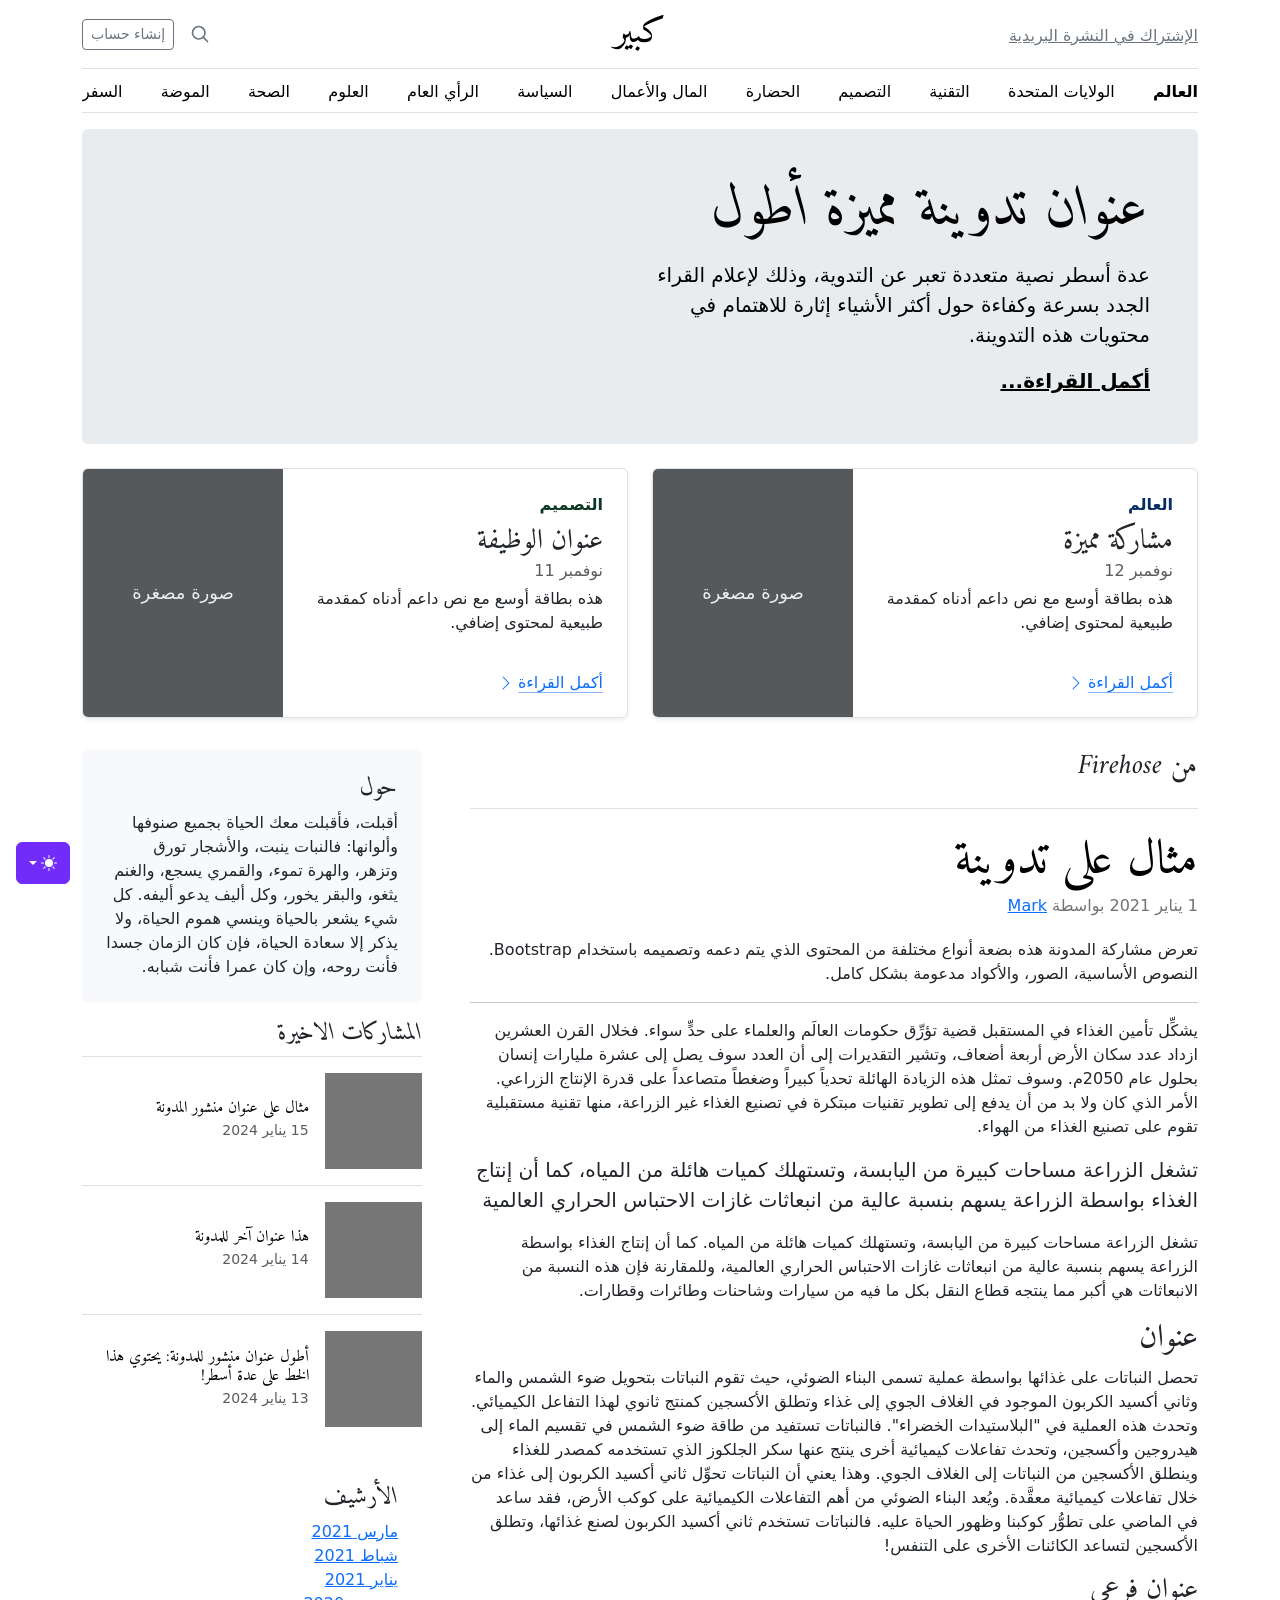
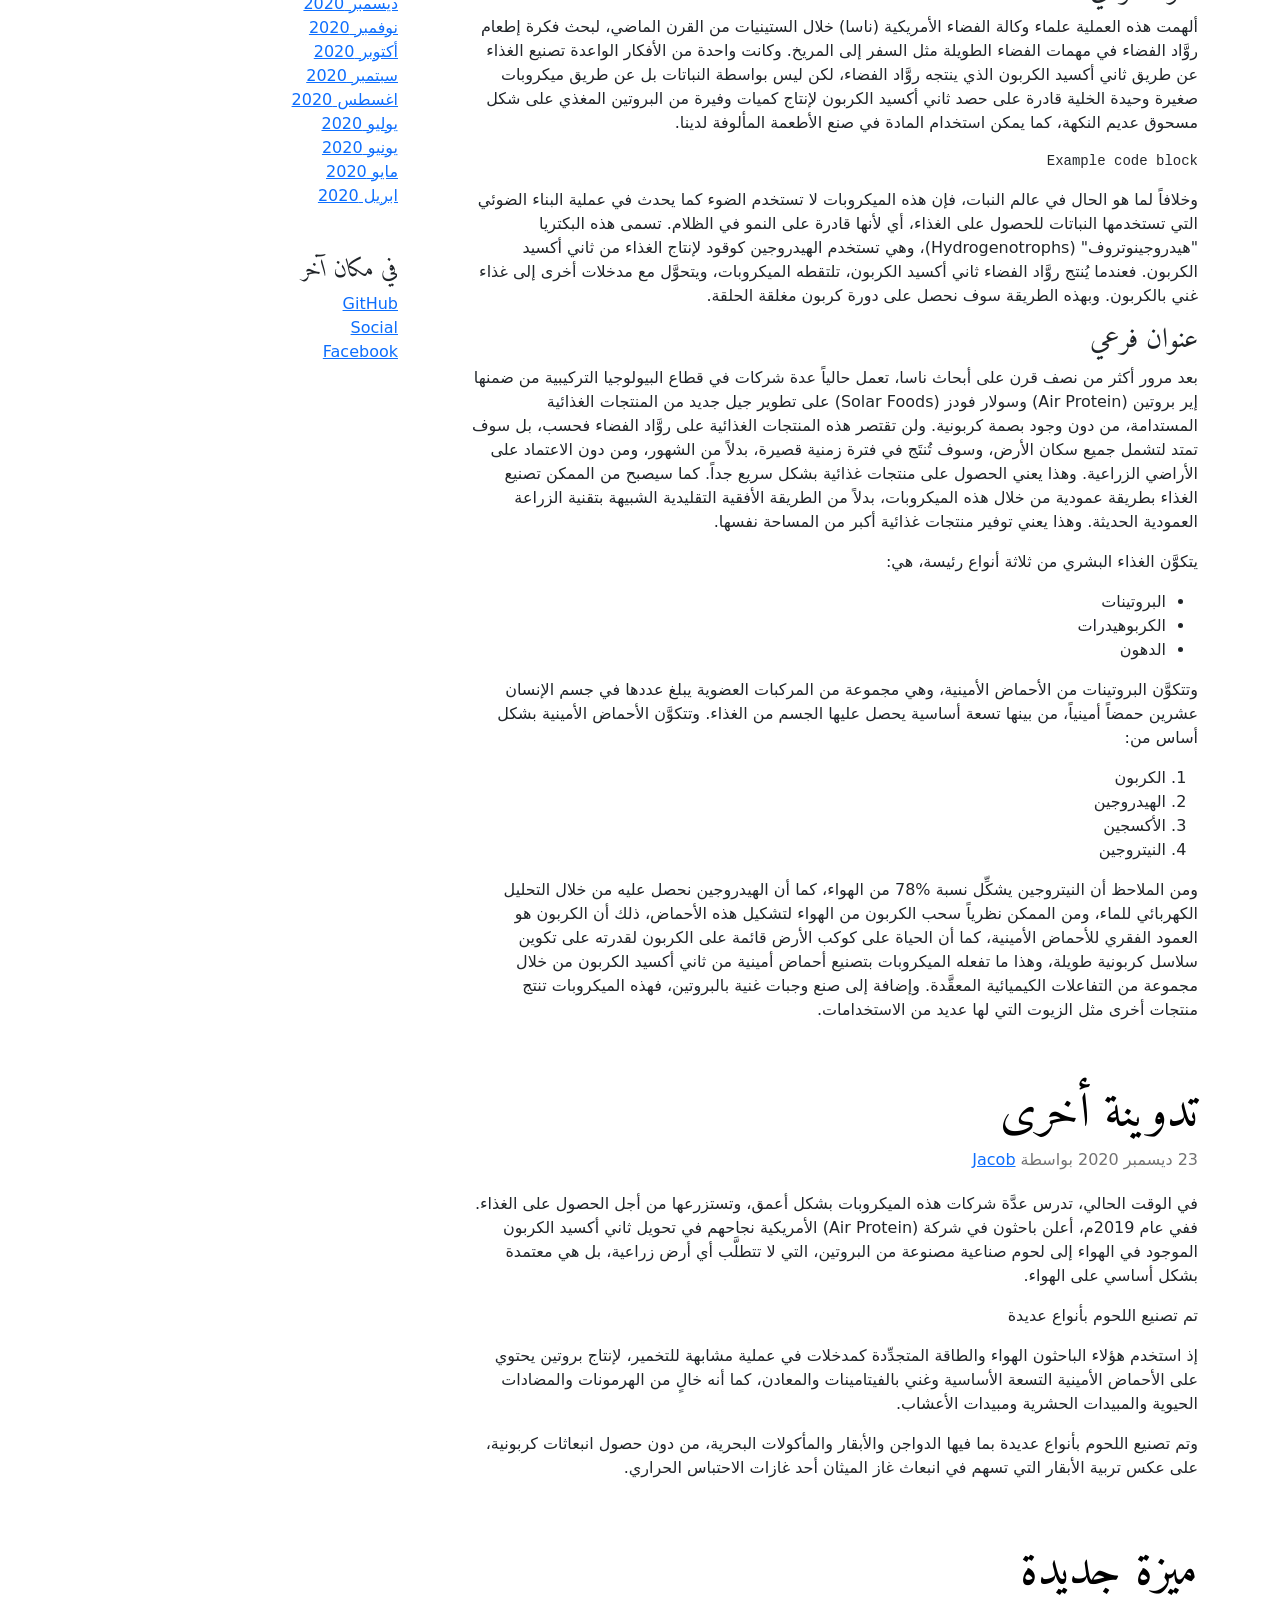
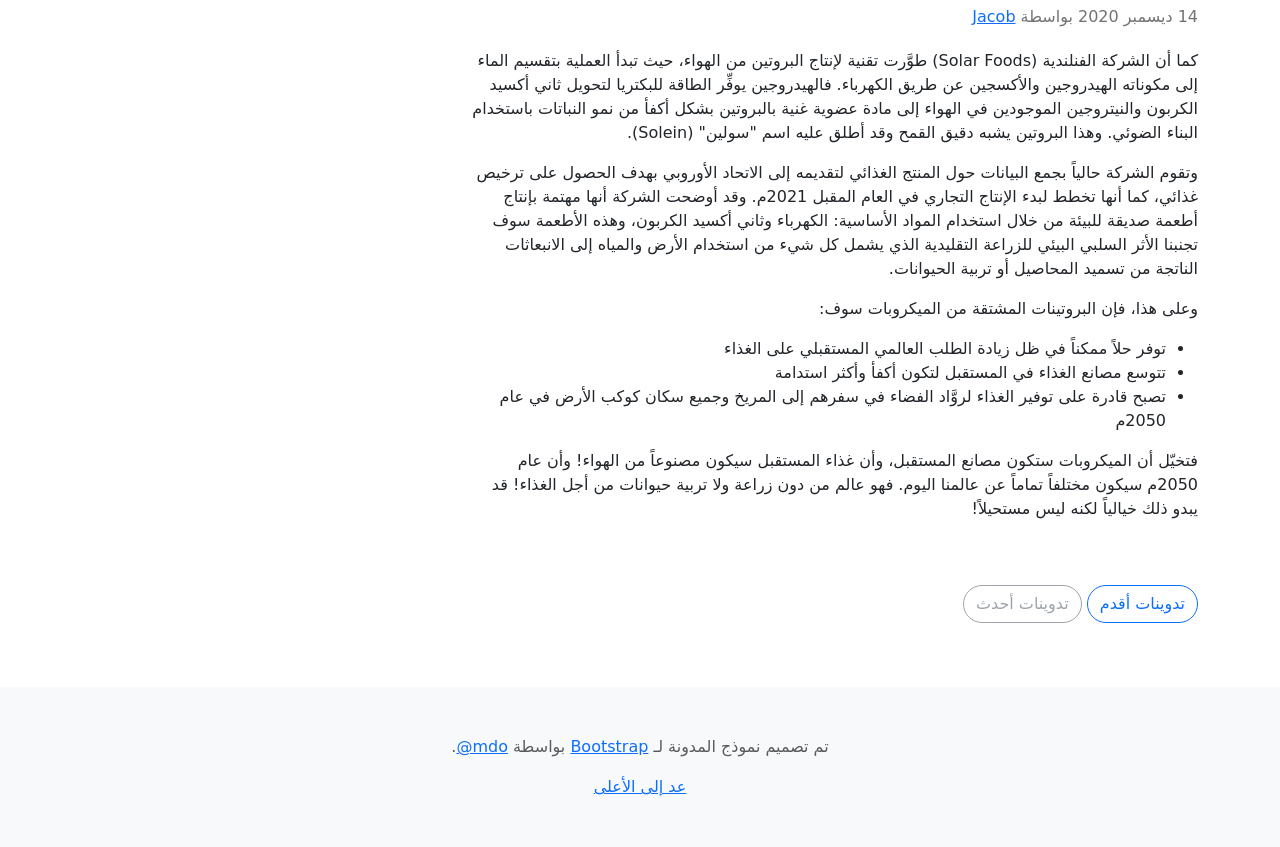
<file: 11 Web App using Flask/2_Flask_Static_Site/bootstrap-5.3.8-examples/blog-rtl/index.html>
<!doctype html>
<html lang="ar" dir="rtl" data-bs-theme="auto">
  <head>
    <meta charset="utf-8" />
    <meta name="viewport" content="width=device-width, initial-scale=1" />
    <meta name="description" content="" />
    <meta
      name="author"
      content="Mark Otto, Jacob Thornton, and Bootstrap contributors"
    />
    <meta name="generator" content="Astro v5.13.2" />
    <title>قالب المدونة · Bootstrap v5.3</title>
    <link
      rel="canonical"
      href="https://getbootstrap.com/docs/5.3/examples/blog-rtl/"
    />
    <script src="../assets/js/color-modes.js"></script>
    <link href="../assets/dist/css/bootstrap.rtl.min.css" rel="stylesheet" />
    <meta name="theme-color" content="#712cf9" />
    <link
      href="https://fonts.googleapis.com/css?family=Amiri:wght@400;700&display=swap"
      rel="stylesheet"
    />
    <link href="../blog/blog.rtl.css" rel="stylesheet" />
    <style>
      .bd-placeholder-img {
        font-size: 1.125rem;
        text-anchor: middle;
        -webkit-user-select: none;
        -moz-user-select: none;
        user-select: none;
      }
      @media (min-width: 768px) {
        .bd-placeholder-img-lg {
          font-size: 3.5rem;
        }
      }
      .b-example-divider {
        width: 100%;
        height: 3rem;
        background-color: #0000001a;
        border: solid rgba(0, 0, 0, 0.15);
        border-width: 1px 0;
        box-shadow:
          inset 0 0.5em 1.5em #0000001a,
          inset 0 0.125em 0.5em #00000026;
      }
      .b-example-vr {
        flex-shrink: 0;
        width: 1.5rem;
        height: 100vh;
      }
      .bi {
        vertical-align: -0.125em;
        fill: currentColor;
      }
      .nav-scroller {
        position: relative;
        z-index: 2;
        height: 2.75rem;
        overflow-y: hidden;
      }
      .nav-scroller .nav {
        display: flex;
        flex-wrap: nowrap;
        padding-bottom: 1rem;
        margin-top: -1px;
        overflow-x: auto;
        text-align: center;
        white-space: nowrap;
        -webkit-overflow-scrolling: touch;
      }
      .btn-bd-primary {
        --bd-violet-bg: #712cf9;
        --bd-violet-rgb: 112.520718, 44.062154, 249.437846;
        --bs-btn-font-weight: 600;
        --bs-btn-color: var(--bs-white);
        --bs-btn-bg: var(--bd-violet-bg);
        --bs-btn-border-color: var(--bd-violet-bg);
        --bs-btn-hover-color: var(--bs-white);
        --bs-btn-hover-bg: #6528e0;
        --bs-btn-hover-border-color: #6528e0;
        --bs-btn-focus-shadow-rgb: var(--bd-violet-rgb);
        --bs-btn-active-color: var(--bs-btn-hover-color);
        --bs-btn-active-bg: #5a23c8;
        --bs-btn-active-border-color: #5a23c8;
      }
      .bd-mode-toggle {
        z-index: 1500;
      }
      .bd-mode-toggle .bi {
        width: 1em;
        height: 1em;
      }
      .bd-mode-toggle .dropdown-menu .active .bi {
        display: block !important;
      }
    </style>
  </head>
  <body>
    <svg xmlns="http://www.w3.org/2000/svg" class="d-none">
      <symbol id="check2" viewBox="0 0 16 16">
        <path
          d="M13.854 3.646a.5.5 0 0 1 0 .708l-7 7a.5.5 0 0 1-.708 0l-3.5-3.5a.5.5 0 1 1 .708-.708L6.5 10.293l6.646-6.647a.5.5 0 0 1 .708 0z"
        ></path>
      </symbol>
      <symbol id="circle-half" viewBox="0 0 16 16">
        <path
          d="M8 15A7 7 0 1 0 8 1v14zm0 1A8 8 0 1 1 8 0a8 8 0 0 1 0 16z"
        ></path>
      </symbol>
      <symbol id="moon-stars-fill" viewBox="0 0 16 16">
        <path
          d="M6 .278a.768.768 0 0 1 .08.858 7.208 7.208 0 0 0-.878 3.46c0 4.021 3.278 7.277 7.318 7.277.527 0 1.04-.055 1.533-.16a.787.787 0 0 1 .81.316.733.733 0 0 1-.031.893A8.349 8.349 0 0 1 8.344 16C3.734 16 0 12.286 0 7.71 0 4.266 2.114 1.312 5.124.06A.752.752 0 0 1 6 .278z"
        ></path>
        <path
          d="M10.794 3.148a.217.217 0 0 1 .412 0l.387 1.162c.173.518.579.924 1.097 1.097l1.162.387a.217.217 0 0 1 0 .412l-1.162.387a1.734 1.734 0 0 0-1.097 1.097l-.387 1.162a.217.217 0 0 1-.412 0l-.387-1.162A1.734 1.734 0 0 0 9.31 6.593l-1.162-.387a.217.217 0 0 1 0-.412l1.162-.387a1.734 1.734 0 0 0 1.097-1.097l.387-1.162zM13.863.099a.145.145 0 0 1 .274 0l.258.774c.115.346.386.617.732.732l.774.258a.145.145 0 0 1 0 .274l-.774.258a1.156 1.156 0 0 0-.732.732l-.258.774a.145.145 0 0 1-.274 0l-.258-.774a1.156 1.156 0 0 0-.732-.732l-.774-.258a.145.145 0 0 1 0-.274l.774-.258c.346-.115.617-.386.732-.732L13.863.1z"
        ></path>
      </symbol>
      <symbol id="sun-fill" viewBox="0 0 16 16">
        <path
          d="M8 12a4 4 0 1 0 0-8 4 4 0 0 0 0 8zM8 0a.5.5 0 0 1 .5.5v2a.5.5 0 0 1-1 0v-2A.5.5 0 0 1 8 0zm0 13a.5.5 0 0 1 .5.5v2a.5.5 0 0 1-1 0v-2A.5.5 0 0 1 8 13zm8-5a.5.5 0 0 1-.5.5h-2a.5.5 0 0 1 0-1h2a.5.5 0 0 1 .5.5zM3 8a.5.5 0 0 1-.5.5h-2a.5.5 0 0 1 0-1h2A.5.5 0 0 1 3 8zm10.657-5.657a.5.5 0 0 1 0 .707l-1.414 1.415a.5.5 0 1 1-.707-.708l1.414-1.414a.5.5 0 0 1 .707 0zm-9.193 9.193a.5.5 0 0 1 0 .707L3.05 13.657a.5.5 0 0 1-.707-.707l1.414-1.414a.5.5 0 0 1 .707 0zm9.193 2.121a.5.5 0 0 1-.707 0l-1.414-1.414a.5.5 0 0 1 .707-.707l1.414 1.414a.5.5 0 0 1 0 .707zM4.464 4.465a.5.5 0 0 1-.707 0L2.343 3.05a.5.5 0 1 1 .707-.707l1.414 1.414a.5.5 0 0 1 0 .708z"
        ></path>
      </symbol>
    </svg>
    <div
      class="dropdown position-fixed bottom-0 end-0 mb-3 me-3 bd-mode-toggle"
    >
      <button
        class="btn btn-bd-primary py-2 dropdown-toggle d-flex align-items-center"
        id="bd-theme"
        type="button"
        aria-expanded="false"
        data-bs-toggle="dropdown"
        aria-label="Toggle theme (auto)"
      >
        <svg class="bi my-1 theme-icon-active" aria-hidden="true">
          <use href="#circle-half"></use>
        </svg>
        <span class="visually-hidden" id="bd-theme-text">Toggle theme</span>
      </button>
      <ul
        class="dropdown-menu dropdown-menu-end shadow"
        aria-labelledby="bd-theme-text"
      >
        <li>
          <button
            type="button"
            class="dropdown-item d-flex align-items-center"
            data-bs-theme-value="light"
            aria-pressed="false"
          >
            <svg class="bi me-2 opacity-50" aria-hidden="true">
              <use href="#sun-fill"></use>
            </svg>
            Light
            <svg class="bi ms-auto d-none" aria-hidden="true">
              <use href="#check2"></use>
            </svg>
          </button>
        </li>
        <li>
          <button
            type="button"
            class="dropdown-item d-flex align-items-center"
            data-bs-theme-value="dark"
            aria-pressed="false"
          >
            <svg class="bi me-2 opacity-50" aria-hidden="true">
              <use href="#moon-stars-fill"></use>
            </svg>
            Dark
            <svg class="bi ms-auto d-none" aria-hidden="true">
              <use href="#check2"></use>
            </svg>
          </button>
        </li>
        <li>
          <button
            type="button"
            class="dropdown-item d-flex align-items-center active"
            data-bs-theme-value="auto"
            aria-pressed="true"
          >
            <svg class="bi me-2 opacity-50" aria-hidden="true">
              <use href="#circle-half"></use>
            </svg>
            Auto
            <svg class="bi ms-auto d-none" aria-hidden="true">
              <use href="#check2"></use>
            </svg>
          </button>
        </li>
      </ul>
    </div>
    <svg xmlns="http://www.w3.org/2000/svg" class="d-none">
      <symbol
        id="aperture"
        fill="none"
        stroke="currentColor"
        stroke-linecap="round"
        stroke-linejoin="round"
        stroke-width="2"
        viewBox="0 0 24 24"
      >
        <circle cx="12" cy="12" r="10"></circle>
        <path
          d="M14.31 8l5.74 9.94M9.69 8h11.48M7.38 12l5.74-9.94M9.69 16L3.95 6.06M14.31 16H2.83m13.79-4l-5.74 9.94"
        ></path>
      </symbol>
      <symbol id="cart" viewBox="0 0 16 16">
        <path
          d="M0 1.5A.5.5 0 0 1 .5 1H2a.5.5 0 0 1 .485.379L2.89 3H14.5a.5.5 0 0 1 .49.598l-1 5a.5.5 0 0 1-.465.401l-9.397.472L4.415 11H13a.5.5 0 0 1 0 1H4a.5.5 0 0 1-.491-.408L2.01 3.607 1.61 2H.5a.5.5 0 0 1-.5-.5zM3.102 4l.84 4.479 9.144-.459L13.89 4H3.102zM5 12a2 2 0 1 0 0 4 2 2 0 0 0 0-4zm7 0a2 2 0 1 0 0 4 2 2 0 0 0 0-4zm-7 1a1 1 0 1 1 0 2 1 1 0 0 1 0-2zm7 0a1 1 0 1 1 0 2 1 1 0 0 1 0-2z"
        ></path>
      </symbol>
      <symbol id="chevron-right" viewBox="0 0 16 16">
        <path
          fill-rule="evenodd"
          d="M4.646 1.646a.5.5 0 0 1 .708 0l6 6a.5.5 0 0 1 0 .708l-6 6a.5.5 0 0 1-.708-.708L10.293 8 4.646 2.354a.5.5 0 0 1 0-.708z"
        ></path>
      </symbol>
    </svg>
    <div class="container">
      <header class="border-bottom lh-1 py-3">
        <div class="row flex-nowrap justify-content-between align-items-center">
          <div class="col-4 pt-1">
            <a class="link-secondary" href="#">الإشتراك في النشرة البريدية</a>
          </div>
          <div class="col-4 text-center">
            <a
              class="blog-header-logo text-body-emphasis text-decoration-none"
              href="#"
              >كبير</a
            >
          </div>
          <div class="col-4 d-flex justify-content-end align-items-center">
            <a class="link-secondary" href="#" aria-label="بحث">
              <svg
                xmlns="http://www.w3.org/2000/svg"
                width="20"
                height="20"
                fill="none"
                stroke="currentColor"
                stroke-linecap="round"
                stroke-linejoin="round"
                stroke-width="2"
                class="mx-3"
                role="img"
                viewBox="0 0 24 24"
              >
                <title>بحث</title>
                <circle cx="10.5" cy="10.5" r="7.5"></circle>
                <path d="M21 21l-5.2-5.2"></path>
              </svg>
            </a>
            <a class="btn btn-sm btn-outline-secondary" href="#">إنشاء حساب</a>
          </div>
        </div>
      </header>
      <div class="nav-scroller py-1 mb-3 border-bottom">
        <nav class="nav nav-underline justify-content-between">
          <a class="nav-item nav-link link-body-emphasis active" href="#"
            >العالم</a
          >
          <a class="nav-item nav-link link-body-emphasis" href="#"
            >الولايات المتحدة</a
          >
          <a class="nav-item nav-link link-body-emphasis" href="#">التقنية</a>
          <a class="nav-item nav-link link-body-emphasis" href="#">التصميم</a>
          <a class="nav-item nav-link link-body-emphasis" href="#">الحضارة</a>
          <a class="nav-item nav-link link-body-emphasis" href="#"
            >المال والأعمال</a
          >
          <a class="nav-item nav-link link-body-emphasis" href="#">السياسة</a>
          <a class="nav-item nav-link link-body-emphasis" href="#"
            >الرأي العام</a
          >
          <a class="nav-item nav-link link-body-emphasis" href="#">العلوم</a>
          <a class="nav-item nav-link link-body-emphasis" href="#">الصحة</a>
          <a class="nav-item nav-link link-body-emphasis" href="#">الموضة</a>
          <a class="nav-item nav-link link-body-emphasis" href="#">السفر</a>
        </nav>
      </div>
    </div>
    <main class="container">
      <div class="p-4 p-md-5 mb-4 rounded text-body-emphasis bg-body-secondary">
        <div class="col-lg-6 px-0">
          <h1 class="display-4 fst-italic">عنوان تدوينة مميزة أطول</h1>
          <p class="lead my-3">
            عدة أسطر نصية متعددة تعبر عن التدوية، وذلك لإعلام القراء الجدد بسرعة
            وكفاءة حول أكثر الأشياء إثارة للاهتمام في محتويات هذه التدوينة.
          </p>
          <p class="lead mb-0">
            <a href="#" class="text-body-emphasis fw-bold">أكمل القراءة...</a>
          </p>
        </div>
      </div>
      <div class="row mb-2">
        <div class="col-md-6">
          <div
            class="row g-0 border rounded overflow-hidden flex-md-row mb-4 shadow-sm h-md-250 position-relative"
          >
            <div class="col p-4 d-flex flex-column position-static">
              <strong class="d-inline-block mb-2 text-primary-emphasis"
                >العالم</strong
              >
              <h3 class="mb-0">مشاركة مميزة</h3>
              <div class="mb-1 text-body-secondary">نوفمبر 12</div>
              <p class="card-text mb-auto">
                هذه بطاقة أوسع مع نص داعم أدناه كمقدمة طبيعية لمحتوى إضافي.
              </p>
              <a
                href="#"
                class="icon-link gap-1 icon-link-hover stretched-link"
              >
                أكمل القراءة
                <svg class="bi" aria-hidden="true">
                  <use xlink:href="#chevron-right"></use>
                </svg>
              </a>
            </div>
            <div class="col-auto d-none d-lg-block">
              <svg
                aria-label="Placeholder: صورة مصغرة"
                class="bd-placeholder-img"
                height="250"
                preserveAspectRatio="xMidYMid slice"
                role="img"
                width="200"
                xmlns="http://www.w3.org/2000/svg"
              >
                <title>Placeholder</title>
                <rect width="100%" height="100%" fill="#55595c"></rect>
                <text x="50%" y="50%" fill="#eceeef" dy=".3em">صورة مصغرة</text>
              </svg>
            </div>
          </div>
        </div>
        <div class="col-md-6">
          <div
            class="row g-0 border rounded overflow-hidden flex-md-row mb-4 shadow-sm h-md-250 position-relative"
          >
            <div class="col p-4 d-flex flex-column position-static">
              <strong class="d-inline-block mb-2 text-success-emphasis"
                >التصميم</strong
              >
              <h3 class="mb-0">عنوان الوظيفة</h3>
              <div class="mb-1 text-body-secondary">نوفمبر 11</div>
              <p class="mb-auto">
                هذه بطاقة أوسع مع نص داعم أدناه كمقدمة طبيعية لمحتوى إضافي.
              </p>
              <a
                href="#"
                class="icon-link gap-1 icon-link-hover stretched-link"
              >
                أكمل القراءة
                <svg class="bi" aria-hidden="true">
                  <use xlink:href="#chevron-right"></use>
                </svg>
              </a>
            </div>
            <div class="col-auto d-none d-lg-block">
              <svg
                aria-label="Placeholder: صورة مصغرة"
                class="bd-placeholder-img"
                height="250"
                preserveAspectRatio="xMidYMid slice"
                role="img"
                width="200"
                xmlns="http://www.w3.org/2000/svg"
              >
                <title>Placeholder</title>
                <rect width="100%" height="100%" fill="#55595c"></rect>
                <text x="50%" y="50%" fill="#eceeef" dy=".3em">صورة مصغرة</text>
              </svg>
            </div>
          </div>
        </div>
      </div>
      <div class="row g-5">
        <div class="col-md-8">
          <h3 class="pb-4 mb-4 fst-italic border-bottom">من Firehose</h3>
          <article class="blog-post">
            <h2 class="display-5 link-body-emphasis mb-1">مثال على تدوينة</h2>
            <p class="blog-post-meta">
              1 يناير 2021 بواسطة <a href="#"> Mark </a>
            </p>
            <p>
              تعرض مشاركة المدونة هذه بضعة أنواع مختلفة من المحتوى الذي يتم دعمه
              وتصميمه باستخدام Bootstrap. النصوص الأساسية، الصور، والأكواد
              مدعومة بشكل كامل.
            </p>
            <hr />
            <p>
              يشكِّل تأمين الغذاء في المستقبل قضية تؤرِّق حكومات العالَم
              والعلماء على حدٍّ سواء. فخلال القرن العشرين ازداد عدد سكان الأرض
              أربعة أضعاف، وتشير التقديرات إلى أن العدد سوف يصل إلى عشرة مليارات
              إنسان بحلول عام 2050م. وسوف تمثل هذه الزيادة الهائلة تحدياً كبيراً
              وضغطاً متصاعداً على قدرة الإنتاج الزراعي. الأمر الذي كان ولا بد من
              أن يدفع إلى تطوير تقنيات مبتكرة في تصنيع الغذاء غير الزراعة، منها
              تقنية مستقبلية تقوم على تصنيع الغذاء من الهواء.
            </p>
            <blockquote class="blockquote">
              <p>
                تشغل الزراعة مساحات كبيرة من اليابسة، وتستهلك كميات هائلة من
                المياه، كما أن إنتاج الغذاء بواسطة الزراعة يسهم بنسبة عالية من
                انبعاثات غازات الاحتباس الحراري العالمية
              </p>
            </blockquote>
            <p>
              تشغل الزراعة مساحات كبيرة من اليابسة، وتستهلك كميات هائلة من
              المياه. كما أن إنتاج الغذاء بواسطة الزراعة يسهم بنسبة عالية من
              انبعاثات غازات الاحتباس الحراري العالمية، وللمقارنة فإن هذه النسبة
              من الانبعاثات هي أكبر مما ينتجه قطاع النقل بكل ما فيه من سيارات
              وشاحنات وطائرات وقطارات.
            </p>
            <h2>عنوان</h2>
            <p>
              تحصل النباتات على غذائها بواسطة عملية تسمى البناء الضوئي، حيث تقوم
              النباتات بتحويل ضوء الشمس والماء وثاني أكسيد الكربون الموجود في
              الغلاف الجوي إلى غذاء وتطلق الأكسجين كمنتج ثانوي لهذا التفاعل
              الكيميائي. وتحدث هذه العملية في "البلاستيدات الخضراء". فالنباتات
              تستفيد من طاقة ضوء الشمس في تقسيم الماء إلى هيدروجين وأكسجين،
              وتحدث تفاعلات كيميائية أخرى ينتج عنها سكر الجلكوز الذي تستخدمه
              كمصدر للغذاء وينطلق الأكسجين من النباتات إلى الغلاف الجوي. وهذا
              يعني أن النباتات تحوِّل ثاني أكسيد الكربون إلى غذاء من خلال
              تفاعلات كيميائية معقَّدة. ويُعد البناء الضوئي من أهم التفاعلات
              الكيميائية على كوكب الأرض، فقد ساعد في الماضي على تطوُّر كوكبنا
              وظهور الحياة عليه. فالنباتات تستخدم ثاني أكسيد الكربون لصنع
              غذائها، وتطلق الأكسجين لتساعد الكائنات الأخرى على التنفس!
            </p>
            <h3>عنوان فرعي</h3>
            <p>
              ألهمت هذه العملية علماء وكالة الفضاء الأمريكية (ناسا) خلال
              الستينيات من القرن الماضي، لبحث فكرة إطعام روَّاد الفضاء في مهمات
              الفضاء الطويلة مثل السفر إلى المريخ. وكانت واحدة من الأفكار
              الواعدة تصنيع الغذاء عن طريق ثاني أكسيد الكربون الذي ينتجه روَّاد
              الفضاء، لكن ليس بواسطة النباتات بل عن طريق ميكروبات صغيرة وحيدة
              الخلية قادرة على حصد ثاني أكسيد الكربون لإنتاج كميات وفيرة من
              البروتين المغذي على شكل مسحوق عديم النكهة، كما يمكن استخدام المادة
              في صنع الأطعمة المألوفة لدينا.
            </p>
            <pre><code>Example code block</code></pre>
            <p>
              وخلافاً لما هو الحال في عالم النبات، فإن هذه الميكروبات لا تستخدم
              الضوء كما يحدث في عملية البناء الضوئي التي تستخدمها النباتات
              للحصول على الغذاء، أي لأنها قادرة على النمو في الظلام. تسمى هذه
              البكتريا "هيدروجينوتروف" (Hydrogenotrophs)، وهي تستخدم الهيدروجين
              كوقود لإنتاج الغذاء من ثاني أكسيد الكربون. فعندما يُنتج روَّاد
              الفضاء ثاني أكسيد الكربون، تلتقطه الميكروبات، ويتحوَّل مع مدخلات
              أخرى إلى غذاء غني بالكربون. وبهذه الطريقة سوف نحصل على دورة كربون
              مغلقة الحلقة.
            </p>
            <h3>عنوان فرعي</h3>
            <p>
              بعد مرور أكثر من نصف قرن على أبحاث ناسا، تعمل حالياً عدة شركات في
              قطاع البيولوجيا التركيبية من ضمنها إير بروتين (Air Protein) وسولار
              فودز (Solar Foods) على تطوير جيل جديد من المنتجات الغذائية
              المستدامة، من دون وجود بصمة كربونية. ولن تقتصر هذه المنتجات
              الغذائية على روَّاد الفضاء فحسب، بل سوف تمتد لتشمل جميع سكان
              الأرض، وسوف تُنتَج في فترة زمنية قصيرة، بدلاً من الشهور، ومن دون
              الاعتماد على الأراضي الزراعية. وهذا يعني الحصول على منتجات غذائية
              بشكل سريع جداً. كما سيصبح من الممكن تصنيع الغذاء بطريقة عمودية من
              خلال هذه الميكروبات، بدلاً من الطريقة الأفقية التقليدية الشبيهة
              بتقنية الزراعة العمودية الحديثة. وهذا يعني توفير منتجات غذائية
              أكبر من المساحة نفسها.
            </p>
            <p>يتكوَّن الغذاء البشري من ثلاثة أنواع رئيسة، هي:</p>
            <ul>
              <li>البروتينات</li>
              <li>الكربوهيدرات</li>
              <li>الدهون</li>
            </ul>
            <p>
              وتتكوَّن البروتينات من الأحماض الأمينية، وهي مجموعة من المركبات
              العضوية يبلغ عددها في جسم الإنسان عشرين حمضاً أمينياً، من بينها
              تسعة أساسية يحصل عليها الجسم من الغذاء. وتتكوَّن الأحماض الأمينية
              بشكل أساس من:
            </p>
            <ol>
              <li>الكربون</li>
              <li>الهيدروجين</li>
              <li>الأكسجين</li>
              <li>النيتروجين</li>
            </ol>
            <p>
              ومن الملاحظ أن النيتروجين يشكِّل نسبة %78 من الهواء، كما أن
              الهيدروجين نحصل عليه من خلال التحليل الكهربائي للماء، ومن الممكن
              نظرياً سحب الكربون من الهواء لتشكيل هذه الأحماض، ذلك أن الكربون هو
              العمود الفقري للأحماض الأمينية، كما أن الحياة على كوكب الأرض قائمة
              على الكربون لقدرته على تكوين سلاسل كربونية طويلة، وهذا ما تفعله
              الميكروبات بتصنيع أحماض أمينية من ثاني أكسيد الكربون من خلال
              مجموعة من التفاعلات الكيميائية المعقَّدة. وإضافة إلى صنع وجبات
              غنية بالبروتين، فهذه الميكروبات تنتج منتجات أخرى مثل الزيوت التي
              لها عديد من الاستخدامات.
            </p>
          </article>
          <article class="blog-post">
            <h2 class="display-5 link-body-emphasis mb-1">تدوينة أخرى</h2>
            <p class="blog-post-meta">
              23 ديسمبر 2020 بواسطة <a href="#">Jacob</a>
            </p>
            <p>
              في الوقت الحالي، تدرس عدَّة شركات هذه الميكروبات بشكل أعمق،
              وتستزرعها من أجل الحصول على الغذاء. ففي عام 2019م، أعلن باحثون في
              شركة (Air Protein) الأمريكية نجاحهم في تحويل ثاني أكسيد الكربون
              الموجود في الهواء إلى لحوم صناعية مصنوعة من البروتين، التي لا
              تتطلَّب أي أرض زراعية، بل هي معتمدة بشكل أساسي على الهواء.
            </p>
            <blockquote><p>تم تصنيع اللحوم بأنواع عديدة</p></blockquote>
            <p>
              إذ استخدم هؤلاء الباحثون الهواء والطاقة المتجدِّدة كمدخلات في
              عملية مشابهة للتخمير، لإنتاج بروتين يحتوي على الأحماض الأمينية
              التسعة الأساسية وغني بالفيتامينات والمعادن، كما أنه خالٍ من
              الهرمونات والمضادات الحيوية والمبيدات الحشرية ومبيدات الأعشاب.
            </p>
            <p>
              وتم تصنيع اللحوم بأنواع عديدة بما فيها الدواجن والأبقار والمأكولات
              البحرية، من دون حصول انبعاثات كربونية، على عكس تربية الأبقار التي
              تسهم في انبعاث غاز الميثان أحد غازات الاحتباس الحراري.
            </p>
          </article>
          <article class="blog-post">
            <h2 class="display-5 link-body-emphasis mb-1">ميزة جديدة</h2>
            <p class="blog-post-meta">
              14 ديسمبر 2020 بواسطة <a href="#">Jacob</a>
            </p>
            <p>
              كما أن الشركة الفنلندية (Solar Foods) طوَّرت تقنية لإنتاج البروتين
              من الهواء، حيث تبدأ العملية بتقسيم الماء إلى مكوناته الهيدروجين
              والأكسجين عن طريق الكهرباء. فالهيدروجين يوفِّر الطاقة للبكتريا
              لتحويل ثاني أكسيد الكربون والنيتروجين الموجودين في الهواء إلى مادة
              عضوية غنية بالبروتين بشكل أكفأ من نمو النباتات باستخدام البناء
              الضوئي. وهذا البروتين يشبه دقيق القمح وقد أطلق عليه اسم "سولين"
              (Solein).
            </p>
            <p>
              وتقوم الشركة حالياً بجمع البيانات حول المنتج الغذائي لتقديمه إلى
              الاتحاد الأوروبي بهدف الحصول على ترخيص غذائي، كما أنها تخطط لبدء
              الإنتاج التجاري في العام المقبل 2021م. وقد أوضحت الشركة أنها مهتمة
              بإنتاج أطعمة صديقة للبيئة من خلال استخدام المواد الأساسية:
              الكهرباء وثاني أكسيد الكربون، وهذه الأطعمة سوف تجنبنا الأثر السلبي
              البيئي للزراعة التقليدية الذي يشمل كل شيء من استخدام الأرض والمياه
              إلى الانبعاثات الناتجة من تسميد المحاصيل أو تربية الحيوانات.
            </p>
            <p>وعلى هذا، فإن البروتينات المشتقة من الميكروبات سوف:</p>
            <ul>
              <li>
                توفر حلاً ممكناً في ظل زيادة الطلب العالمي المستقبلي على الغذاء
              </li>
              <li>تتوسع مصانع الغذاء في المستقبل لتكون أكفأ وأكثر استدامة</li>
              <li>
                تصبح قادرة على توفير الغذاء لروَّاد الفضاء في سفرهم إلى المريخ
                وجميع سكان كوكب الأرض في عام 2050م
              </li>
            </ul>
            <p>
              فتخيّل أن الميكروبات ستكون مصانع المستقبل، وأن غذاء المستقبل سيكون
              مصنوعاً من الهواء! وأن عام 2050م سيكون مختلفاً تماماً عن عالمنا
              اليوم. فهو عالم من دون زراعة ولا تربية حيوانات من أجل الغذاء! قد
              يبدو ذلك خيالياً لكنه ليس مستحيلاً!
            </p>
          </article>
          <nav class="blog-pagination" aria-label="Pagination">
            <a class="btn btn-outline-primary rounded-pill" href="#"
              >تدوينات أقدم</a
            >
            <a
              class="btn btn-outline-secondary rounded-pill disabled"
              aria-disabled="true"
              >تدوينات أحدث</a
            >
          </nav>
        </div>
        <div class="col-md-4">
          <div class="position-sticky" style="top: 2rem">
            <div class="p-4 mb-3 bg-body-tertiary rounded">
              <h4 class="fst-italic">حول</h4>
              <p class="mb-0">
                أقبلت، فأقبلت معك الحياة بجميع صنوفها وألوانها: فالنبات ينبت،
                والأشجار تورق وتزهر، والهرة تموء، والقمري يسجع، والغنم يثغو،
                والبقر يخور، وكل أليف يدعو أليفه. كل شيء يشعر بالحياة وينسي هموم
                الحياة، ولا يذكر إلا سعادة الحياة، فإن كان الزمان جسدا فأنت
                روحه، وإن كان عمرا فأنت شبابه.
              </p>
            </div>
            <div>
              <h4 class="fst-italic">المشاركات الاخيرة</h4>
              <ul class="list-unstyled">
                <li>
                  <a
                    class="d-flex flex-column flex-lg-row gap-3 align-items-start align-items-lg-center py-3 link-body-emphasis text-decoration-none border-top"
                    href="#"
                  >
                    <svg
                      aria-hidden="true"
                      class="bd-placeholder-img"
                      height="96"
                      preserveAspectRatio="xMidYMid slice"
                      width="100%"
                      xmlns="http://www.w3.org/2000/svg"
                    >
                      <rect width="100%" height="100%" fill="#777"></rect>
                    </svg>
                    <div class="col-lg-8">
                      <h6 class="mb-0">مثال على عنوان منشور المدونة</h6>
                      <small class="text-body-secondary">15 يناير 2024</small>
                    </div>
                  </a>
                </li>
                <li>
                  <a
                    class="d-flex flex-column flex-lg-row gap-3 align-items-start align-items-lg-center py-3 link-body-emphasis text-decoration-none border-top"
                    href="#"
                  >
                    <svg
                      aria-hidden="true"
                      class="bd-placeholder-img"
                      height="96"
                      preserveAspectRatio="xMidYMid slice"
                      width="100%"
                      xmlns="http://www.w3.org/2000/svg"
                    >
                      <rect width="100%" height="100%" fill="#777"></rect>
                    </svg>
                    <div class="col-lg-8">
                      <h6 class="mb-0">هذا عنوان آخر للمدونة</h6>
                      <small class="text-body-secondary">14 يناير 2024</small>
                    </div>
                  </a>
                </li>
                <li>
                  <a
                    class="d-flex flex-column flex-lg-row gap-3 align-items-start align-items-lg-center py-3 link-body-emphasis text-decoration-none border-top"
                    href="#"
                  >
                    <svg
                      aria-hidden="true"
                      class="bd-placeholder-img"
                      height="96"
                      preserveAspectRatio="xMidYMid slice"
                      width="100%"
                      xmlns="http://www.w3.org/2000/svg"
                    >
                      <rect width="100%" height="100%" fill="#777"></rect>
                    </svg>
                    <div class="col-lg-8">
                      <h6 class="mb-0">
                        أطول عنوان منشور للمدونة: يحتوي هذا الخط على عدة أسطر!
                      </h6>
                      <small class="text-body-secondary">13 يناير 2024</small>
                    </div>
                  </a>
                </li>
              </ul>
            </div>
            <div class="p-4">
              <h4 class="fst-italic">الأرشيف</h4>
              <ol class="list-unstyled mb-0">
                <li><a href="#">مارس 2021</a></li>
                <li><a href="#">شباط 2021</a></li>
                <li><a href="#">يناير 2021</a></li>
                <li><a href="#">ديسمبر 2020</a></li>
                <li><a href="#">نوفمبر 2020</a></li>
                <li><a href="#">أكتوبر 2020</a></li>
                <li><a href="#">سبتمبر 2020</a></li>
                <li><a href="#">اغسطس 2020</a></li>
                <li><a href="#">يوليو 2020</a></li>
                <li><a href="#">يونيو 2020</a></li>
                <li><a href="#">مايو 2020</a></li>
                <li><a href="#">ابريل 2020</a></li>
              </ol>
            </div>
            <div class="p-4">
              <h4 class="fst-italic">في مكان آخر</h4>
              <ol class="list-unstyled">
                <li><a href="#">GitHub</a></li>
                <li><a href="#">Social</a></li>
                <li><a href="#">Facebook</a></li>
              </ol>
            </div>
          </div>
        </div>
      </div>
    </main>
    <footer class="py-5 text-center text-body-secondary bg-body-tertiary">
      <p>
        تم تصميم نموذج المدونة لـ
        <a href="https://getbootstrap.com/">Bootstrap</a> بواسطة
        <a href="https://x.com/mdo"><bdi lang="en" dir="ltr">@mdo</bdi></a
        >.
      </p>
      <p class="mb-0"><a href="#">عد إلى الأعلى</a></p>
    </footer>
    <script
      src="../assets/dist/js/bootstrap.bundle.min.js"
      class="astro-vvvwv3sm"
    ></script>
  </body>
</html>
</file>
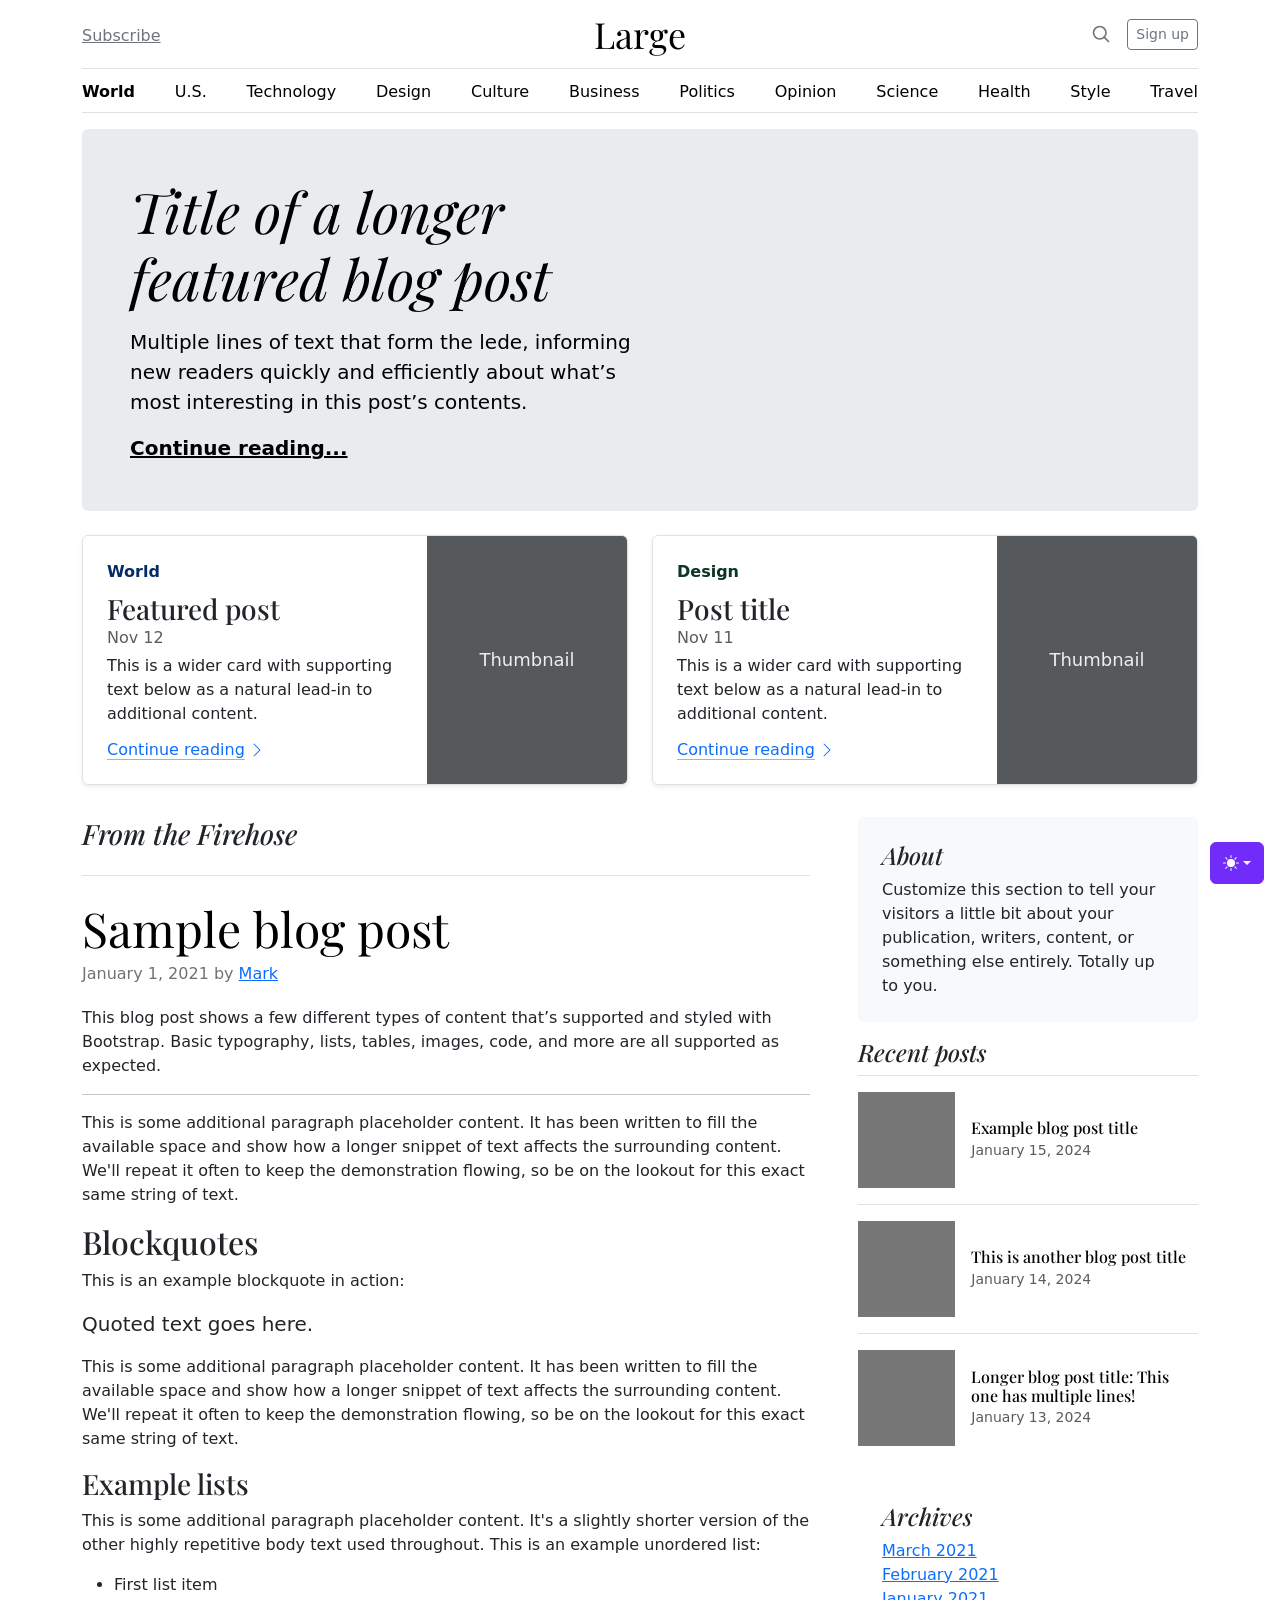
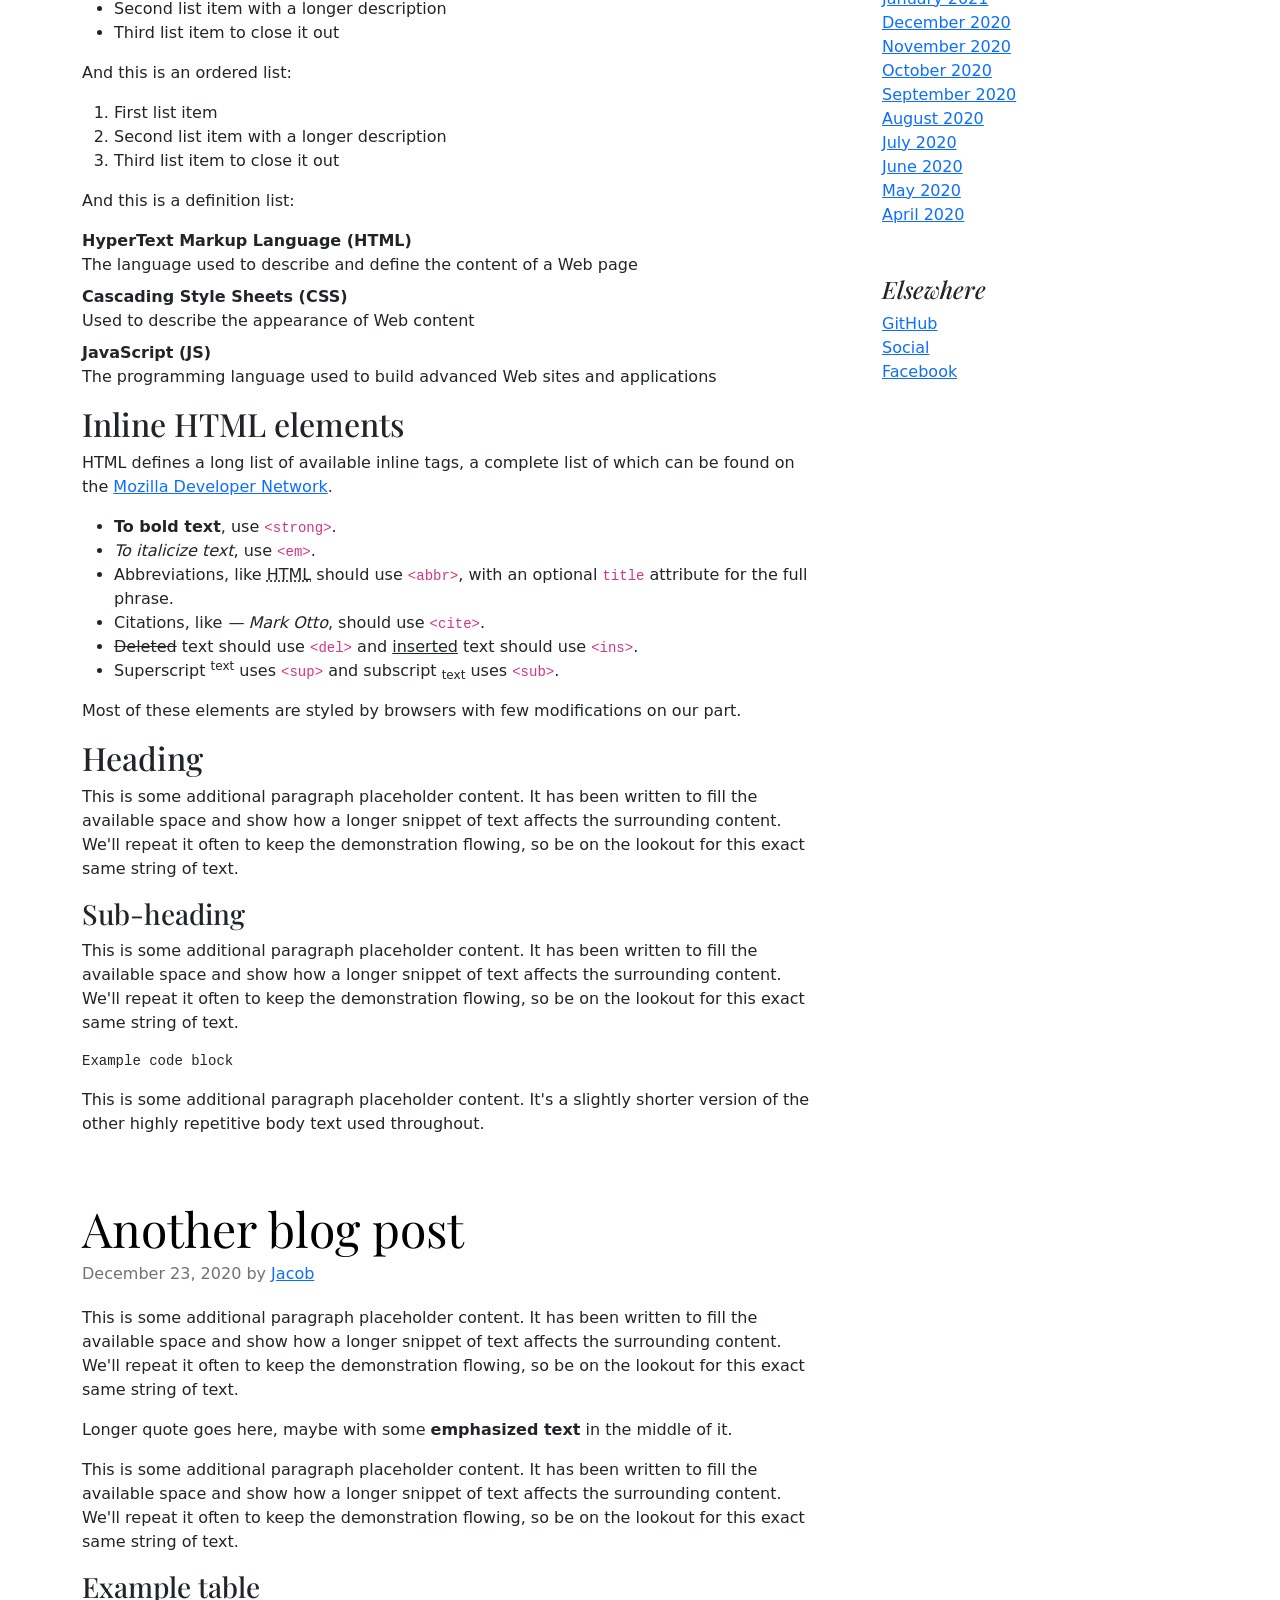
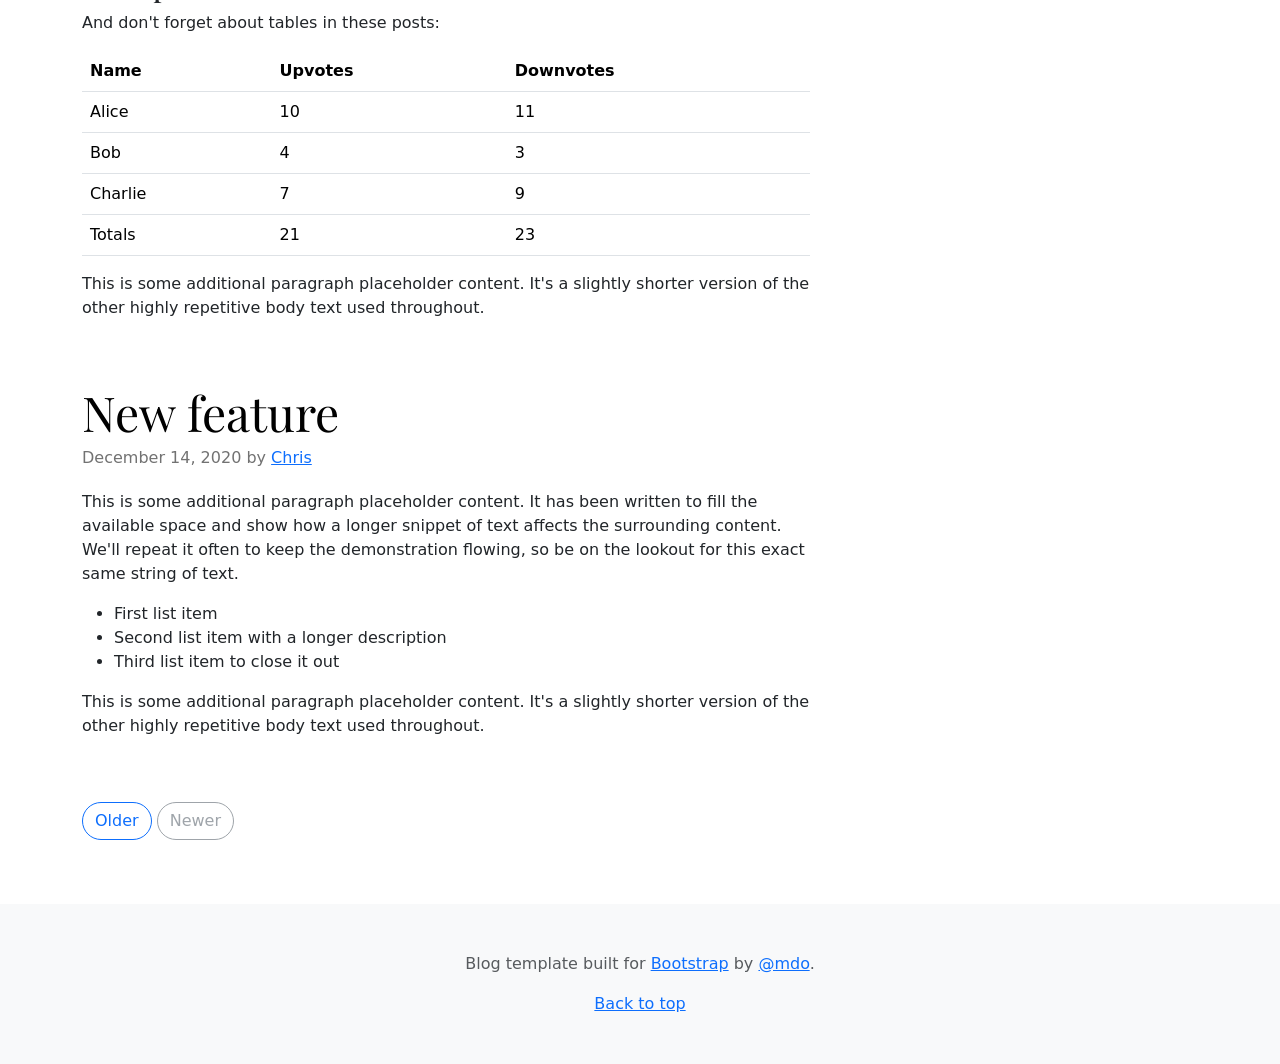
<file: 11 Web App using Flask/2_Flask_Static_Site/bootstrap-5.3.8-examples/blog/index.html>
<!doctype html>
<html lang="en" data-bs-theme="auto">
  <head>
    <meta charset="utf-8" />
    <meta name="viewport" content="width=device-width, initial-scale=1" />
    <meta name="description" content="" />
    <meta
      name="author"
      content="Mark Otto, Jacob Thornton, and Bootstrap contributors"
    />
    <meta name="generator" content="Astro v5.13.2" />
    <title>Blog Template · Bootstrap v5.3</title>
    <link
      rel="canonical"
      href="https://getbootstrap.com/docs/5.3/examples/blog/"
    />
    <script src="../assets/js/color-modes.js"></script>
    <link href="../assets/dist/css/bootstrap.min.css" rel="stylesheet" />
    <meta name="theme-color" content="#712cf9" />
    <link
      href="https://fonts.googleapis.com/css?family=Playfair+Display:700,900&display=swap"
      rel="stylesheet"
    />
    <link href="blog.css" rel="stylesheet" />
    <style>
      .bd-placeholder-img {
        font-size: 1.125rem;
        text-anchor: middle;
        -webkit-user-select: none;
        -moz-user-select: none;
        user-select: none;
      }
      @media (min-width: 768px) {
        .bd-placeholder-img-lg {
          font-size: 3.5rem;
        }
      }
      .b-example-divider {
        width: 100%;
        height: 3rem;
        background-color: #0000001a;
        border: solid rgba(0, 0, 0, 0.15);
        border-width: 1px 0;
        box-shadow:
          inset 0 0.5em 1.5em #0000001a,
          inset 0 0.125em 0.5em #00000026;
      }
      .b-example-vr {
        flex-shrink: 0;
        width: 1.5rem;
        height: 100vh;
      }
      .bi {
        vertical-align: -0.125em;
        fill: currentColor;
      }
      .nav-scroller {
        position: relative;
        z-index: 2;
        height: 2.75rem;
        overflow-y: hidden;
      }
      .nav-scroller .nav {
        display: flex;
        flex-wrap: nowrap;
        padding-bottom: 1rem;
        margin-top: -1px;
        overflow-x: auto;
        text-align: center;
        white-space: nowrap;
        -webkit-overflow-scrolling: touch;
      }
      .btn-bd-primary {
        --bd-violet-bg: #712cf9;
        --bd-violet-rgb: 112.520718, 44.062154, 249.437846;
        --bs-btn-font-weight: 600;
        --bs-btn-color: var(--bs-white);
        --bs-btn-bg: var(--bd-violet-bg);
        --bs-btn-border-color: var(--bd-violet-bg);
        --bs-btn-hover-color: var(--bs-white);
        --bs-btn-hover-bg: #6528e0;
        --bs-btn-hover-border-color: #6528e0;
        --bs-btn-focus-shadow-rgb: var(--bd-violet-rgb);
        --bs-btn-active-color: var(--bs-btn-hover-color);
        --bs-btn-active-bg: #5a23c8;
        --bs-btn-active-border-color: #5a23c8;
      }
      .bd-mode-toggle {
        z-index: 1500;
      }
      .bd-mode-toggle .bi {
        width: 1em;
        height: 1em;
      }
      .bd-mode-toggle .dropdown-menu .active .bi {
        display: block !important;
      }
    </style>
  </head>
  <body>
    <svg xmlns="http://www.w3.org/2000/svg" class="d-none">
      <symbol id="check2" viewBox="0 0 16 16">
        <path
          d="M13.854 3.646a.5.5 0 0 1 0 .708l-7 7a.5.5 0 0 1-.708 0l-3.5-3.5a.5.5 0 1 1 .708-.708L6.5 10.293l6.646-6.647a.5.5 0 0 1 .708 0z"
        ></path>
      </symbol>
      <symbol id="circle-half" viewBox="0 0 16 16">
        <path
          d="M8 15A7 7 0 1 0 8 1v14zm0 1A8 8 0 1 1 8 0a8 8 0 0 1 0 16z"
        ></path>
      </symbol>
      <symbol id="moon-stars-fill" viewBox="0 0 16 16">
        <path
          d="M6 .278a.768.768 0 0 1 .08.858 7.208 7.208 0 0 0-.878 3.46c0 4.021 3.278 7.277 7.318 7.277.527 0 1.04-.055 1.533-.16a.787.787 0 0 1 .81.316.733.733 0 0 1-.031.893A8.349 8.349 0 0 1 8.344 16C3.734 16 0 12.286 0 7.71 0 4.266 2.114 1.312 5.124.06A.752.752 0 0 1 6 .278z"
        ></path>
        <path
          d="M10.794 3.148a.217.217 0 0 1 .412 0l.387 1.162c.173.518.579.924 1.097 1.097l1.162.387a.217.217 0 0 1 0 .412l-1.162.387a1.734 1.734 0 0 0-1.097 1.097l-.387 1.162a.217.217 0 0 1-.412 0l-.387-1.162A1.734 1.734 0 0 0 9.31 6.593l-1.162-.387a.217.217 0 0 1 0-.412l1.162-.387a1.734 1.734 0 0 0 1.097-1.097l.387-1.162zM13.863.099a.145.145 0 0 1 .274 0l.258.774c.115.346.386.617.732.732l.774.258a.145.145 0 0 1 0 .274l-.774.258a1.156 1.156 0 0 0-.732.732l-.258.774a.145.145 0 0 1-.274 0l-.258-.774a1.156 1.156 0 0 0-.732-.732l-.774-.258a.145.145 0 0 1 0-.274l.774-.258c.346-.115.617-.386.732-.732L13.863.1z"
        ></path>
      </symbol>
      <symbol id="sun-fill" viewBox="0 0 16 16">
        <path
          d="M8 12a4 4 0 1 0 0-8 4 4 0 0 0 0 8zM8 0a.5.5 0 0 1 .5.5v2a.5.5 0 0 1-1 0v-2A.5.5 0 0 1 8 0zm0 13a.5.5 0 0 1 .5.5v2a.5.5 0 0 1-1 0v-2A.5.5 0 0 1 8 13zm8-5a.5.5 0 0 1-.5.5h-2a.5.5 0 0 1 0-1h2a.5.5 0 0 1 .5.5zM3 8a.5.5 0 0 1-.5.5h-2a.5.5 0 0 1 0-1h2A.5.5 0 0 1 3 8zm10.657-5.657a.5.5 0 0 1 0 .707l-1.414 1.415a.5.5 0 1 1-.707-.708l1.414-1.414a.5.5 0 0 1 .707 0zm-9.193 9.193a.5.5 0 0 1 0 .707L3.05 13.657a.5.5 0 0 1-.707-.707l1.414-1.414a.5.5 0 0 1 .707 0zm9.193 2.121a.5.5 0 0 1-.707 0l-1.414-1.414a.5.5 0 0 1 .707-.707l1.414 1.414a.5.5 0 0 1 0 .707zM4.464 4.465a.5.5 0 0 1-.707 0L2.343 3.05a.5.5 0 1 1 .707-.707l1.414 1.414a.5.5 0 0 1 0 .708z"
        ></path>
      </symbol>
    </svg>
    <div
      class="dropdown position-fixed bottom-0 end-0 mb-3 me-3 bd-mode-toggle"
    >
      <button
        class="btn btn-bd-primary py-2 dropdown-toggle d-flex align-items-center"
        id="bd-theme"
        type="button"
        aria-expanded="false"
        data-bs-toggle="dropdown"
        aria-label="Toggle theme (auto)"
      >
        <svg class="bi my-1 theme-icon-active" aria-hidden="true">
          <use href="#circle-half"></use>
        </svg>
        <span class="visually-hidden" id="bd-theme-text">Toggle theme</span>
      </button>
      <ul
        class="dropdown-menu dropdown-menu-end shadow"
        aria-labelledby="bd-theme-text"
      >
        <li>
          <button
            type="button"
            class="dropdown-item d-flex align-items-center"
            data-bs-theme-value="light"
            aria-pressed="false"
          >
            <svg class="bi me-2 opacity-50" aria-hidden="true">
              <use href="#sun-fill"></use>
            </svg>
            Light
            <svg class="bi ms-auto d-none" aria-hidden="true">
              <use href="#check2"></use>
            </svg>
          </button>
        </li>
        <li>
          <button
            type="button"
            class="dropdown-item d-flex align-items-center"
            data-bs-theme-value="dark"
            aria-pressed="false"
          >
            <svg class="bi me-2 opacity-50" aria-hidden="true">
              <use href="#moon-stars-fill"></use>
            </svg>
            Dark
            <svg class="bi ms-auto d-none" aria-hidden="true">
              <use href="#check2"></use>
            </svg>
          </button>
        </li>
        <li>
          <button
            type="button"
            class="dropdown-item d-flex align-items-center active"
            data-bs-theme-value="auto"
            aria-pressed="true"
          >
            <svg class="bi me-2 opacity-50" aria-hidden="true">
              <use href="#circle-half"></use>
            </svg>
            Auto
            <svg class="bi ms-auto d-none" aria-hidden="true">
              <use href="#check2"></use>
            </svg>
          </button>
        </li>
      </ul>
    </div>
    <svg xmlns="http://www.w3.org/2000/svg" class="d-none">
      <symbol
        id="aperture"
        fill="none"
        stroke="currentColor"
        stroke-linecap="round"
        stroke-linejoin="round"
        stroke-width="2"
        viewBox="0 0 24 24"
      >
        <circle cx="12" cy="12" r="10"></circle>
        <path
          d="M14.31 8l5.74 9.94M9.69 8h11.48M7.38 12l5.74-9.94M9.69 16L3.95 6.06M14.31 16H2.83m13.79-4l-5.74 9.94"
        ></path>
      </symbol>
      <symbol id="cart" viewBox="0 0 16 16">
        <path
          d="M0 1.5A.5.5 0 0 1 .5 1H2a.5.5 0 0 1 .485.379L2.89 3H14.5a.5.5 0 0 1 .49.598l-1 5a.5.5 0 0 1-.465.401l-9.397.472L4.415 11H13a.5.5 0 0 1 0 1H4a.5.5 0 0 1-.491-.408L2.01 3.607 1.61 2H.5a.5.5 0 0 1-.5-.5zM3.102 4l.84 4.479 9.144-.459L13.89 4H3.102zM5 12a2 2 0 1 0 0 4 2 2 0 0 0 0-4zm7 0a2 2 0 1 0 0 4 2 2 0 0 0 0-4zm-7 1a1 1 0 1 1 0 2 1 1 0 0 1 0-2zm7 0a1 1 0 1 1 0 2 1 1 0 0 1 0-2z"
        ></path>
      </symbol>
      <symbol id="chevron-right" viewBox="0 0 16 16">
        <path
          fill-rule="evenodd"
          d="M4.646 1.646a.5.5 0 0 1 .708 0l6 6a.5.5 0 0 1 0 .708l-6 6a.5.5 0 0 1-.708-.708L10.293 8 4.646 2.354a.5.5 0 0 1 0-.708z"
        ></path>
      </symbol>
    </svg>
    <div class="container">
      <header class="border-bottom lh-1 py-3">
        <div class="row flex-nowrap justify-content-between align-items-center">
          <div class="col-4 pt-1">
            <a class="link-secondary" href="#">Subscribe</a>
          </div>
          <div class="col-4 text-center">
            <a
              class="blog-header-logo text-body-emphasis text-decoration-none"
              href="#"
              >Large</a
            >
          </div>
          <div class="col-4 d-flex justify-content-end align-items-center">
            <a class="link-secondary" href="#" aria-label="Search">
              <svg
                xmlns="http://www.w3.org/2000/svg"
                width="20"
                height="20"
                fill="none"
                stroke="currentColor"
                stroke-linecap="round"
                stroke-linejoin="round"
                stroke-width="2"
                class="mx-3"
                role="img"
                viewBox="0 0 24 24"
              >
                <title>Search</title>
                <circle cx="10.5" cy="10.5" r="7.5"></circle>
                <path d="M21 21l-5.2-5.2"></path>
              </svg>
            </a>
            <a class="btn btn-sm btn-outline-secondary" href="#">Sign up</a>
          </div>
        </div>
      </header>
      <div class="nav-scroller py-1 mb-3 border-bottom">
        <nav class="nav nav-underline justify-content-between">
          <a class="nav-item nav-link link-body-emphasis active" href="#"
            >World</a
          >
          <a class="nav-item nav-link link-body-emphasis" href="#">U.S.</a>
          <a class="nav-item nav-link link-body-emphasis" href="#"
            >Technology</a
          >
          <a class="nav-item nav-link link-body-emphasis" href="#">Design</a>
          <a class="nav-item nav-link link-body-emphasis" href="#">Culture</a>
          <a class="nav-item nav-link link-body-emphasis" href="#">Business</a>
          <a class="nav-item nav-link link-body-emphasis" href="#">Politics</a>
          <a class="nav-item nav-link link-body-emphasis" href="#">Opinion</a>
          <a class="nav-item nav-link link-body-emphasis" href="#">Science</a>
          <a class="nav-item nav-link link-body-emphasis" href="#">Health</a>
          <a class="nav-item nav-link link-body-emphasis" href="#">Style</a>
          <a class="nav-item nav-link link-body-emphasis" href="#">Travel</a>
        </nav>
      </div>
    </div>
    <main class="container">
      <div class="p-4 p-md-5 mb-4 rounded text-body-emphasis bg-body-secondary">
        <div class="col-lg-6 px-0">
          <h1 class="display-4 fst-italic">
            Title of a longer featured blog post
          </h1>
          <p class="lead my-3">
            Multiple lines of text that form the lede, informing new readers
            quickly and efficiently about what’s most interesting in this post’s
            contents.
          </p>
          <p class="lead mb-0">
            <a href="#" class="text-body-emphasis fw-bold"
              >Continue reading...</a
            >
          </p>
        </div>
      </div>
      <div class="row mb-2">
        <div class="col-md-6">
          <div
            class="row g-0 border rounded overflow-hidden flex-md-row mb-4 shadow-sm h-md-250 position-relative"
          >
            <div class="col p-4 d-flex flex-column position-static">
              <strong class="d-inline-block mb-2 text-primary-emphasis"
                >World</strong
              >
              <h3 class="mb-0">Featured post</h3>
              <div class="mb-1 text-body-secondary">Nov 12</div>
              <p class="card-text mb-auto">
                This is a wider card with supporting text below as a natural
                lead-in to additional content.
              </p>
              <a
                href="#"
                class="icon-link gap-1 icon-link-hover stretched-link"
              >
                Continue reading
                <svg class="bi" aria-hidden="true">
                  <use xlink:href="#chevron-right"></use>
                </svg>
              </a>
            </div>
            <div class="col-auto d-none d-lg-block">
              <svg
                aria-label="Placeholder: Thumbnail"
                class="bd-placeholder-img"
                height="250"
                preserveAspectRatio="xMidYMid slice"
                role="img"
                width="200"
                xmlns="http://www.w3.org/2000/svg"
              >
                <title>Placeholder</title>
                <rect width="100%" height="100%" fill="#55595c"></rect>
                <text x="50%" y="50%" fill="#eceeef" dy=".3em">Thumbnail</text>
              </svg>
            </div>
          </div>
        </div>
        <div class="col-md-6">
          <div
            class="row g-0 border rounded overflow-hidden flex-md-row mb-4 shadow-sm h-md-250 position-relative"
          >
            <div class="col p-4 d-flex flex-column position-static">
              <strong class="d-inline-block mb-2 text-success-emphasis"
                >Design</strong
              >
              <h3 class="mb-0">Post title</h3>
              <div class="mb-1 text-body-secondary">Nov 11</div>
              <p class="mb-auto">
                This is a wider card with supporting text below as a natural
                lead-in to additional content.
              </p>
              <a
                href="#"
                class="icon-link gap-1 icon-link-hover stretched-link"
              >
                Continue reading
                <svg class="bi" aria-hidden="true">
                  <use xlink:href="#chevron-right"></use>
                </svg>
              </a>
            </div>
            <div class="col-auto d-none d-lg-block">
              <svg
                aria-label="Placeholder: Thumbnail"
                class="bd-placeholder-img"
                height="250"
                preserveAspectRatio="xMidYMid slice"
                role="img"
                width="200"
                xmlns="http://www.w3.org/2000/svg"
              >
                <title>Placeholder</title>
                <rect width="100%" height="100%" fill="#55595c"></rect>
                <text x="50%" y="50%" fill="#eceeef" dy=".3em">Thumbnail</text>
              </svg>
            </div>
          </div>
        </div>
      </div>
      <div class="row g-5">
        <div class="col-md-8">
          <h3 class="pb-4 mb-4 fst-italic border-bottom">From the Firehose</h3>
          <article class="blog-post">
            <h2 class="display-5 link-body-emphasis mb-1">Sample blog post</h2>
            <p class="blog-post-meta">
              January 1, 2021 by <a href="#">Mark</a>
            </p>
            <p>
              This blog post shows a few different types of content that’s
              supported and styled with Bootstrap. Basic typography, lists,
              tables, images, code, and more are all supported as expected.
            </p>
            <hr />
            <p>
              This is some additional paragraph placeholder content. It has been
              written to fill the available space and show how a longer snippet
              of text affects the surrounding content. We'll repeat it often to
              keep the demonstration flowing, so be on the lookout for this
              exact same string of text.
            </p>
            <h2>Blockquotes</h2>
            <p>This is an example blockquote in action:</p>
            <blockquote class="blockquote">
              <p>Quoted text goes here.</p>
            </blockquote>
            <p>
              This is some additional paragraph placeholder content. It has been
              written to fill the available space and show how a longer snippet
              of text affects the surrounding content. We'll repeat it often to
              keep the demonstration flowing, so be on the lookout for this
              exact same string of text.
            </p>
            <h3>Example lists</h3>
            <p>
              This is some additional paragraph placeholder content. It's a
              slightly shorter version of the other highly repetitive body text
              used throughout. This is an example unordered list:
            </p>
            <ul>
              <li>First list item</li>
              <li>Second list item with a longer description</li>
              <li>Third list item to close it out</li>
            </ul>
            <p>And this is an ordered list:</p>
            <ol>
              <li>First list item</li>
              <li>Second list item with a longer description</li>
              <li>Third list item to close it out</li>
            </ol>
            <p>And this is a definition list:</p>
            <dl>
              <dt>HyperText Markup Language (HTML)</dt>
              <dd>
                The language used to describe and define the content of a Web
                page
              </dd>
              <dt>Cascading Style Sheets (CSS)</dt>
              <dd>Used to describe the appearance of Web content</dd>
              <dt>JavaScript (JS)</dt>
              <dd>
                The programming language used to build advanced Web sites and
                applications
              </dd>
            </dl>
            <h2>Inline HTML elements</h2>
            <p>
              HTML defines a long list of available inline tags, a complete list
              of which can be found on the
              <a
                href="https://developer.mozilla.org/en-US/docs/Web/HTML/Element"
                >Mozilla Developer Network</a
              >.
            </p>
            <ul>
              <li>
                <strong>To bold text</strong>, use
                <code class="language-plaintext highlighter-rouge"
                  >&lt;strong&gt;</code
                >.
              </li>
              <li>
                <em>To italicize text</em>, use
                <code class="language-plaintext highlighter-rouge"
                  >&lt;em&gt;</code
                >.
              </li>
              <li>
                Abbreviations, like
                <abbr title="HyperText Markup Language">HTML</abbr> should use
                <code class="language-plaintext highlighter-rouge"
                  >&lt;abbr&gt;</code
                >, with an optional
                <code class="language-plaintext highlighter-rouge">title</code>
                attribute for the full phrase.
              </li>
              <li>
                Citations, like <cite>— Mark Otto</cite>, should use
                <code class="language-plaintext highlighter-rouge"
                  >&lt;cite&gt;</code
                >.
              </li>
              <li>
                <del>Deleted</del> text should use
                <code class="language-plaintext highlighter-rouge"
                  >&lt;del&gt;</code
                >
                and <ins>inserted</ins> text should use
                <code class="language-plaintext highlighter-rouge"
                  >&lt;ins&gt;</code
                >.
              </li>
              <li>
                Superscript <sup>text</sup> uses
                <code class="language-plaintext highlighter-rouge"
                  >&lt;sup&gt;</code
                >
                and subscript <sub>text</sub> uses
                <code class="language-plaintext highlighter-rouge"
                  >&lt;sub&gt;</code
                >.
              </li>
            </ul>
            <p>
              Most of these elements are styled by browsers with few
              modifications on our part.
            </p>
            <h2>Heading</h2>
            <p>
              This is some additional paragraph placeholder content. It has been
              written to fill the available space and show how a longer snippet
              of text affects the surrounding content. We'll repeat it often to
              keep the demonstration flowing, so be on the lookout for this
              exact same string of text.
            </p>
            <h3>Sub-heading</h3>
            <p>
              This is some additional paragraph placeholder content. It has been
              written to fill the available space and show how a longer snippet
              of text affects the surrounding content. We'll repeat it often to
              keep the demonstration flowing, so be on the lookout for this
              exact same string of text.
            </p>
            <pre><code>Example code block</code></pre>
            <p>
              This is some additional paragraph placeholder content. It's a
              slightly shorter version of the other highly repetitive body text
              used throughout.
            </p>
          </article>
          <article class="blog-post">
            <h2 class="display-5 link-body-emphasis mb-1">Another blog post</h2>
            <p class="blog-post-meta">
              December 23, 2020 by <a href="#">Jacob</a>
            </p>
            <p>
              This is some additional paragraph placeholder content. It has been
              written to fill the available space and show how a longer snippet
              of text affects the surrounding content. We'll repeat it often to
              keep the demonstration flowing, so be on the lookout for this
              exact same string of text.
            </p>
            <blockquote>
              <p>
                Longer quote goes here, maybe with some
                <strong>emphasized text</strong> in the middle of it.
              </p>
            </blockquote>
            <p>
              This is some additional paragraph placeholder content. It has been
              written to fill the available space and show how a longer snippet
              of text affects the surrounding content. We'll repeat it often to
              keep the demonstration flowing, so be on the lookout for this
              exact same string of text.
            </p>
            <h3>Example table</h3>
            <p>And don't forget about tables in these posts:</p>
            <table class="table">
              <thead>
                <tr>
                  <th>Name</th>
                  <th>Upvotes</th>
                  <th>Downvotes</th>
                </tr>
              </thead>
              <tbody>
                <tr>
                  <td>Alice</td>
                  <td>10</td>
                  <td>11</td>
                </tr>
                <tr>
                  <td>Bob</td>
                  <td>4</td>
                  <td>3</td>
                </tr>
                <tr>
                  <td>Charlie</td>
                  <td>7</td>
                  <td>9</td>
                </tr>
              </tbody>
              <tfoot>
                <tr>
                  <td>Totals</td>
                  <td>21</td>
                  <td>23</td>
                </tr>
              </tfoot>
            </table>
            <p>
              This is some additional paragraph placeholder content. It's a
              slightly shorter version of the other highly repetitive body text
              used throughout.
            </p>
          </article>
          <article class="blog-post">
            <h2 class="display-5 link-body-emphasis mb-1">New feature</h2>
            <p class="blog-post-meta">
              December 14, 2020 by <a href="#">Chris</a>
            </p>
            <p>
              This is some additional paragraph placeholder content. It has been
              written to fill the available space and show how a longer snippet
              of text affects the surrounding content. We'll repeat it often to
              keep the demonstration flowing, so be on the lookout for this
              exact same string of text.
            </p>
            <ul>
              <li>First list item</li>
              <li>Second list item with a longer description</li>
              <li>Third list item to close it out</li>
            </ul>
            <p>
              This is some additional paragraph placeholder content. It's a
              slightly shorter version of the other highly repetitive body text
              used throughout.
            </p>
          </article>
          <nav class="blog-pagination" aria-label="Pagination">
            <a class="btn btn-outline-primary rounded-pill" href="#">Older</a>
            <a
              class="btn btn-outline-secondary rounded-pill disabled"
              aria-disabled="true"
              >Newer</a
            >
          </nav>
        </div>
        <div class="col-md-4">
          <div class="position-sticky" style="top: 2rem">
            <div class="p-4 mb-3 bg-body-tertiary rounded">
              <h4 class="fst-italic">About</h4>
              <p class="mb-0">
                Customize this section to tell your visitors a little bit about
                your publication, writers, content, or something else entirely.
                Totally up to you.
              </p>
            </div>
            <div>
              <h4 class="fst-italic">Recent posts</h4>
              <ul class="list-unstyled">
                <li>
                  <a
                    class="d-flex flex-column flex-lg-row gap-3 align-items-start align-items-lg-center py-3 link-body-emphasis text-decoration-none border-top"
                    href="#"
                  >
                    <svg
                      aria-hidden="true"
                      class="bd-placeholder-img"
                      height="96"
                      preserveAspectRatio="xMidYMid slice"
                      width="100%"
                      xmlns="http://www.w3.org/2000/svg"
                    >
                      <rect width="100%" height="100%" fill="#777"></rect>
                    </svg>
                    <div class="col-lg-8">
                      <h6 class="mb-0">Example blog post title</h6>
                      <small class="text-body-secondary"
                        >January 15, 2024</small
                      >
                    </div>
                  </a>
                </li>
                <li>
                  <a
                    class="d-flex flex-column flex-lg-row gap-3 align-items-start align-items-lg-center py-3 link-body-emphasis text-decoration-none border-top"
                    href="#"
                  >
                    <svg
                      aria-hidden="true"
                      class="bd-placeholder-img"
                      height="96"
                      preserveAspectRatio="xMidYMid slice"
                      width="100%"
                      xmlns="http://www.w3.org/2000/svg"
                    >
                      <rect width="100%" height="100%" fill="#777"></rect>
                    </svg>
                    <div class="col-lg-8">
                      <h6 class="mb-0">This is another blog post title</h6>
                      <small class="text-body-secondary"
                        >January 14, 2024</small
                      >
                    </div>
                  </a>
                </li>
                <li>
                  <a
                    class="d-flex flex-column flex-lg-row gap-3 align-items-start align-items-lg-center py-3 link-body-emphasis text-decoration-none border-top"
                    href="#"
                  >
                    <svg
                      aria-hidden="true"
                      class="bd-placeholder-img"
                      height="96"
                      preserveAspectRatio="xMidYMid slice"
                      width="100%"
                      xmlns="http://www.w3.org/2000/svg"
                    >
                      <rect width="100%" height="100%" fill="#777"></rect>
                    </svg>
                    <div class="col-lg-8">
                      <h6 class="mb-0">
                        Longer blog post title: This one has multiple lines!
                      </h6>
                      <small class="text-body-secondary"
                        >January 13, 2024</small
                      >
                    </div>
                  </a>
                </li>
              </ul>
            </div>
            <div class="p-4">
              <h4 class="fst-italic">Archives</h4>
              <ol class="list-unstyled mb-0">
                <li><a href="#">March 2021</a></li>
                <li><a href="#">February 2021</a></li>
                <li><a href="#">January 2021</a></li>
                <li><a href="#">December 2020</a></li>
                <li><a href="#">November 2020</a></li>
                <li><a href="#">October 2020</a></li>
                <li><a href="#">September 2020</a></li>
                <li><a href="#">August 2020</a></li>
                <li><a href="#">July 2020</a></li>
                <li><a href="#">June 2020</a></li>
                <li><a href="#">May 2020</a></li>
                <li><a href="#">April 2020</a></li>
              </ol>
            </div>
            <div class="p-4">
              <h4 class="fst-italic">Elsewhere</h4>
              <ol class="list-unstyled">
                <li><a href="#">GitHub</a></li>
                <li><a href="#">Social</a></li>
                <li><a href="#">Facebook</a></li>
              </ol>
            </div>
          </div>
        </div>
      </div>
    </main>
    <footer class="py-5 text-center text-body-secondary bg-body-tertiary">
      <p>
        Blog template built for
        <a href="https://getbootstrap.com/">Bootstrap</a> by
        <a href="https://x.com/mdo">@mdo</a>.
      </p>
      <p class="mb-0"><a href="#">Back to top</a></p>
    </footer>
    <script
      src="../assets/dist/js/bootstrap.bundle.min.js"
      class="astro-vvvwv3sm"
    ></script>
  </body>
</html>
</file>
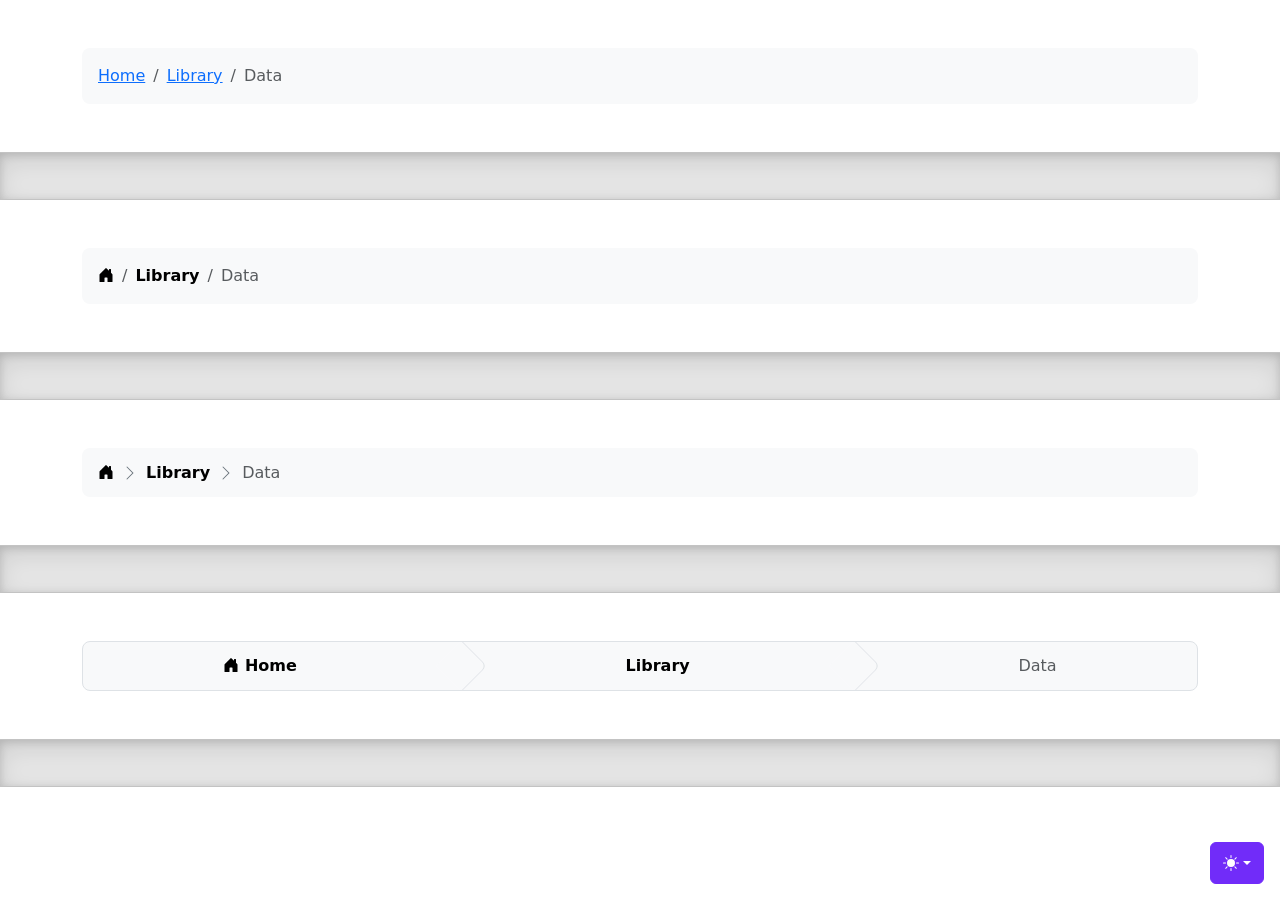
<file: 11 Web App using Flask/2_Flask_Static_Site/bootstrap-5.3.8-examples/breadcrumbs/index.html>
<!doctype html>
<html lang="en" data-bs-theme="auto">
  <head>
    <meta charset="utf-8" />
    <meta name="viewport" content="width=device-width, initial-scale=1" />
    <meta name="description" content="" />
    <meta
      name="author"
      content="Mark Otto, Jacob Thornton, and Bootstrap contributors"
    />
    <meta name="generator" content="Astro v5.13.2" />
    <title>Breadcrumbs · Bootstrap v5.3</title>
    <link
      rel="canonical"
      href="https://getbootstrap.com/docs/5.3/examples/breadcrumbs/"
    />
    <script src="../assets/js/color-modes.js"></script>
    <link href="../assets/dist/css/bootstrap.min.css" rel="stylesheet" />
    <meta name="theme-color" content="#712cf9" />
    <link href="breadcrumbs.css" rel="stylesheet" />
    <style>
      .bd-placeholder-img {
        font-size: 1.125rem;
        text-anchor: middle;
        -webkit-user-select: none;
        -moz-user-select: none;
        user-select: none;
      }
      @media (min-width: 768px) {
        .bd-placeholder-img-lg {
          font-size: 3.5rem;
        }
      }
      .b-example-divider {
        width: 100%;
        height: 3rem;
        background-color: #0000001a;
        border: solid rgba(0, 0, 0, 0.15);
        border-width: 1px 0;
        box-shadow:
          inset 0 0.5em 1.5em #0000001a,
          inset 0 0.125em 0.5em #00000026;
      }
      .b-example-vr {
        flex-shrink: 0;
        width: 1.5rem;
        height: 100vh;
      }
      .bi {
        vertical-align: -0.125em;
        fill: currentColor;
      }
      .nav-scroller {
        position: relative;
        z-index: 2;
        height: 2.75rem;
        overflow-y: hidden;
      }
      .nav-scroller .nav {
        display: flex;
        flex-wrap: nowrap;
        padding-bottom: 1rem;
        margin-top: -1px;
        overflow-x: auto;
        text-align: center;
        white-space: nowrap;
        -webkit-overflow-scrolling: touch;
      }
      .btn-bd-primary {
        --bd-violet-bg: #712cf9;
        --bd-violet-rgb: 112.520718, 44.062154, 249.437846;
        --bs-btn-font-weight: 600;
        --bs-btn-color: var(--bs-white);
        --bs-btn-bg: var(--bd-violet-bg);
        --bs-btn-border-color: var(--bd-violet-bg);
        --bs-btn-hover-color: var(--bs-white);
        --bs-btn-hover-bg: #6528e0;
        --bs-btn-hover-border-color: #6528e0;
        --bs-btn-focus-shadow-rgb: var(--bd-violet-rgb);
        --bs-btn-active-color: var(--bs-btn-hover-color);
        --bs-btn-active-bg: #5a23c8;
        --bs-btn-active-border-color: #5a23c8;
      }
      .bd-mode-toggle {
        z-index: 1500;
      }
      .bd-mode-toggle .bi {
        width: 1em;
        height: 1em;
      }
      .bd-mode-toggle .dropdown-menu .active .bi {
        display: block !important;
      }
    </style>
  </head>
  <body>
    <svg xmlns="http://www.w3.org/2000/svg" class="d-none">
      <symbol id="check2" viewBox="0 0 16 16">
        <path
          d="M13.854 3.646a.5.5 0 0 1 0 .708l-7 7a.5.5 0 0 1-.708 0l-3.5-3.5a.5.5 0 1 1 .708-.708L6.5 10.293l6.646-6.647a.5.5 0 0 1 .708 0z"
        ></path>
      </symbol>
      <symbol id="circle-half" viewBox="0 0 16 16">
        <path
          d="M8 15A7 7 0 1 0 8 1v14zm0 1A8 8 0 1 1 8 0a8 8 0 0 1 0 16z"
        ></path>
      </symbol>
      <symbol id="moon-stars-fill" viewBox="0 0 16 16">
        <path
          d="M6 .278a.768.768 0 0 1 .08.858 7.208 7.208 0 0 0-.878 3.46c0 4.021 3.278 7.277 7.318 7.277.527 0 1.04-.055 1.533-.16a.787.787 0 0 1 .81.316.733.733 0 0 1-.031.893A8.349 8.349 0 0 1 8.344 16C3.734 16 0 12.286 0 7.71 0 4.266 2.114 1.312 5.124.06A.752.752 0 0 1 6 .278z"
        ></path>
        <path
          d="M10.794 3.148a.217.217 0 0 1 .412 0l.387 1.162c.173.518.579.924 1.097 1.097l1.162.387a.217.217 0 0 1 0 .412l-1.162.387a1.734 1.734 0 0 0-1.097 1.097l-.387 1.162a.217.217 0 0 1-.412 0l-.387-1.162A1.734 1.734 0 0 0 9.31 6.593l-1.162-.387a.217.217 0 0 1 0-.412l1.162-.387a1.734 1.734 0 0 0 1.097-1.097l.387-1.162zM13.863.099a.145.145 0 0 1 .274 0l.258.774c.115.346.386.617.732.732l.774.258a.145.145 0 0 1 0 .274l-.774.258a1.156 1.156 0 0 0-.732.732l-.258.774a.145.145 0 0 1-.274 0l-.258-.774a1.156 1.156 0 0 0-.732-.732l-.774-.258a.145.145 0 0 1 0-.274l.774-.258c.346-.115.617-.386.732-.732L13.863.1z"
        ></path>
      </symbol>
      <symbol id="sun-fill" viewBox="0 0 16 16">
        <path
          d="M8 12a4 4 0 1 0 0-8 4 4 0 0 0 0 8zM8 0a.5.5 0 0 1 .5.5v2a.5.5 0 0 1-1 0v-2A.5.5 0 0 1 8 0zm0 13a.5.5 0 0 1 .5.5v2a.5.5 0 0 1-1 0v-2A.5.5 0 0 1 8 13zm8-5a.5.5 0 0 1-.5.5h-2a.5.5 0 0 1 0-1h2a.5.5 0 0 1 .5.5zM3 8a.5.5 0 0 1-.5.5h-2a.5.5 0 0 1 0-1h2A.5.5 0 0 1 3 8zm10.657-5.657a.5.5 0 0 1 0 .707l-1.414 1.415a.5.5 0 1 1-.707-.708l1.414-1.414a.5.5 0 0 1 .707 0zm-9.193 9.193a.5.5 0 0 1 0 .707L3.05 13.657a.5.5 0 0 1-.707-.707l1.414-1.414a.5.5 0 0 1 .707 0zm9.193 2.121a.5.5 0 0 1-.707 0l-1.414-1.414a.5.5 0 0 1 .707-.707l1.414 1.414a.5.5 0 0 1 0 .707zM4.464 4.465a.5.5 0 0 1-.707 0L2.343 3.05a.5.5 0 1 1 .707-.707l1.414 1.414a.5.5 0 0 1 0 .708z"
        ></path>
      </symbol>
    </svg>
    <div
      class="dropdown position-fixed bottom-0 end-0 mb-3 me-3 bd-mode-toggle"
    >
      <button
        class="btn btn-bd-primary py-2 dropdown-toggle d-flex align-items-center"
        id="bd-theme"
        type="button"
        aria-expanded="false"
        data-bs-toggle="dropdown"
        aria-label="Toggle theme (auto)"
      >
        <svg class="bi my-1 theme-icon-active" aria-hidden="true">
          <use href="#circle-half"></use>
        </svg>
        <span class="visually-hidden" id="bd-theme-text">Toggle theme</span>
      </button>
      <ul
        class="dropdown-menu dropdown-menu-end shadow"
        aria-labelledby="bd-theme-text"
      >
        <li>
          <button
            type="button"
            class="dropdown-item d-flex align-items-center"
            data-bs-theme-value="light"
            aria-pressed="false"
          >
            <svg class="bi me-2 opacity-50" aria-hidden="true">
              <use href="#sun-fill"></use>
            </svg>
            Light
            <svg class="bi ms-auto d-none" aria-hidden="true">
              <use href="#check2"></use>
            </svg>
          </button>
        </li>
        <li>
          <button
            type="button"
            class="dropdown-item d-flex align-items-center"
            data-bs-theme-value="dark"
            aria-pressed="false"
          >
            <svg class="bi me-2 opacity-50" aria-hidden="true">
              <use href="#moon-stars-fill"></use>
            </svg>
            Dark
            <svg class="bi ms-auto d-none" aria-hidden="true">
              <use href="#check2"></use>
            </svg>
          </button>
        </li>
        <li>
          <button
            type="button"
            class="dropdown-item d-flex align-items-center active"
            data-bs-theme-value="auto"
            aria-pressed="true"
          >
            <svg class="bi me-2 opacity-50" aria-hidden="true">
              <use href="#circle-half"></use>
            </svg>
            Auto
            <svg class="bi ms-auto d-none" aria-hidden="true">
              <use href="#check2"></use>
            </svg>
          </button>
        </li>
      </ul>
    </div>
    <svg xmlns="http://www.w3.org/2000/svg" class="d-none">
      <symbol id="house-door-fill" viewBox="0 0 16 16">
        <path
          d="M6.5 14.5v-3.505c0-.245.25-.495.5-.495h2c.25 0 .5.25.5.5v3.5a.5.5 0 0 0 .5.5h4a.5.5 0 0 0 .5-.5v-7a.5.5 0 0 0-.146-.354L13 5.793V2.5a.5.5 0 0 0-.5-.5h-1a.5.5 0 0 0-.5.5v1.293L8.354 1.146a.5.5 0 0 0-.708 0l-6 6A.5.5 0 0 0 1.5 7.5v7a.5.5 0 0 0 .5.5h4a.5.5 0 0 0 .5-.5z"
        ></path>
      </symbol>
    </svg>
    <div class="container my-5">
      <nav aria-label="breadcrumb">
        <ol class="breadcrumb p-3 bg-body-tertiary rounded-3">
          <li class="breadcrumb-item"><a href="#">Home</a></li>
          <li class="breadcrumb-item"><a href="#">Library</a></li>
          <li class="breadcrumb-item active" aria-current="page">Data</li>
        </ol>
      </nav>
    </div>
    <div class="b-example-divider"></div>
    <div class="container my-5">
      <nav aria-label="breadcrumb">
        <ol class="breadcrumb p-3 bg-body-tertiary rounded-3">
          <li class="breadcrumb-item">
            <a class="link-body-emphasis" href="#">
              <svg class="bi" width="16" height="16" aria-hidden="true">
                <use xlink:href="#house-door-fill"></use>
              </svg>
              <span class="visually-hidden">Home</span>
            </a>
          </li>
          <li class="breadcrumb-item">
            <a
              class="link-body-emphasis fw-semibold text-decoration-none"
              href="#"
              >Library</a
            >
          </li>
          <li class="breadcrumb-item active" aria-current="page">Data</li>
        </ol>
      </nav>
    </div>
    <div class="b-example-divider"></div>
    <div class="container my-5">
      <nav aria-label="breadcrumb">
        <ol
          class="breadcrumb breadcrumb-chevron p-3 bg-body-tertiary rounded-3"
        >
          <li class="breadcrumb-item">
            <a class="link-body-emphasis" href="#">
              <svg class="bi" width="16" height="16" aria-hidden="true">
                <use xlink:href="#house-door-fill"></use>
              </svg>
              <span class="visually-hidden">Home</span>
            </a>
          </li>
          <li class="breadcrumb-item">
            <a
              class="link-body-emphasis fw-semibold text-decoration-none"
              href="#"
              >Library</a
            >
          </li>
          <li class="breadcrumb-item active" aria-current="page">Data</li>
        </ol>
      </nav>
    </div>
    <div class="b-example-divider"></div>
    <div class="container my-5">
      <nav aria-label="breadcrumb">
        <ol
          class="breadcrumb breadcrumb-custom overflow-hidden text-center bg-body-tertiary border rounded-3"
        >
          <li class="breadcrumb-item">
            <a
              class="link-body-emphasis fw-semibold text-decoration-none"
              href="#"
            >
              <svg class="bi" width="16" height="16" aria-hidden="true">
                <use xlink:href="#house-door-fill"></use>
              </svg>
              Home
            </a>
          </li>
          <li class="breadcrumb-item">
            <a
              class="link-body-emphasis fw-semibold text-decoration-none"
              href="#"
              >Library</a
            >
          </li>
          <li class="breadcrumb-item active" aria-current="page">Data</li>
        </ol>
      </nav>
    </div>
    <div class="b-example-divider"></div>
    <script
      src="../assets/dist/js/bootstrap.bundle.min.js"
      class="astro-vvvwv3sm"
    ></script>
  </body>
</html>
</file>
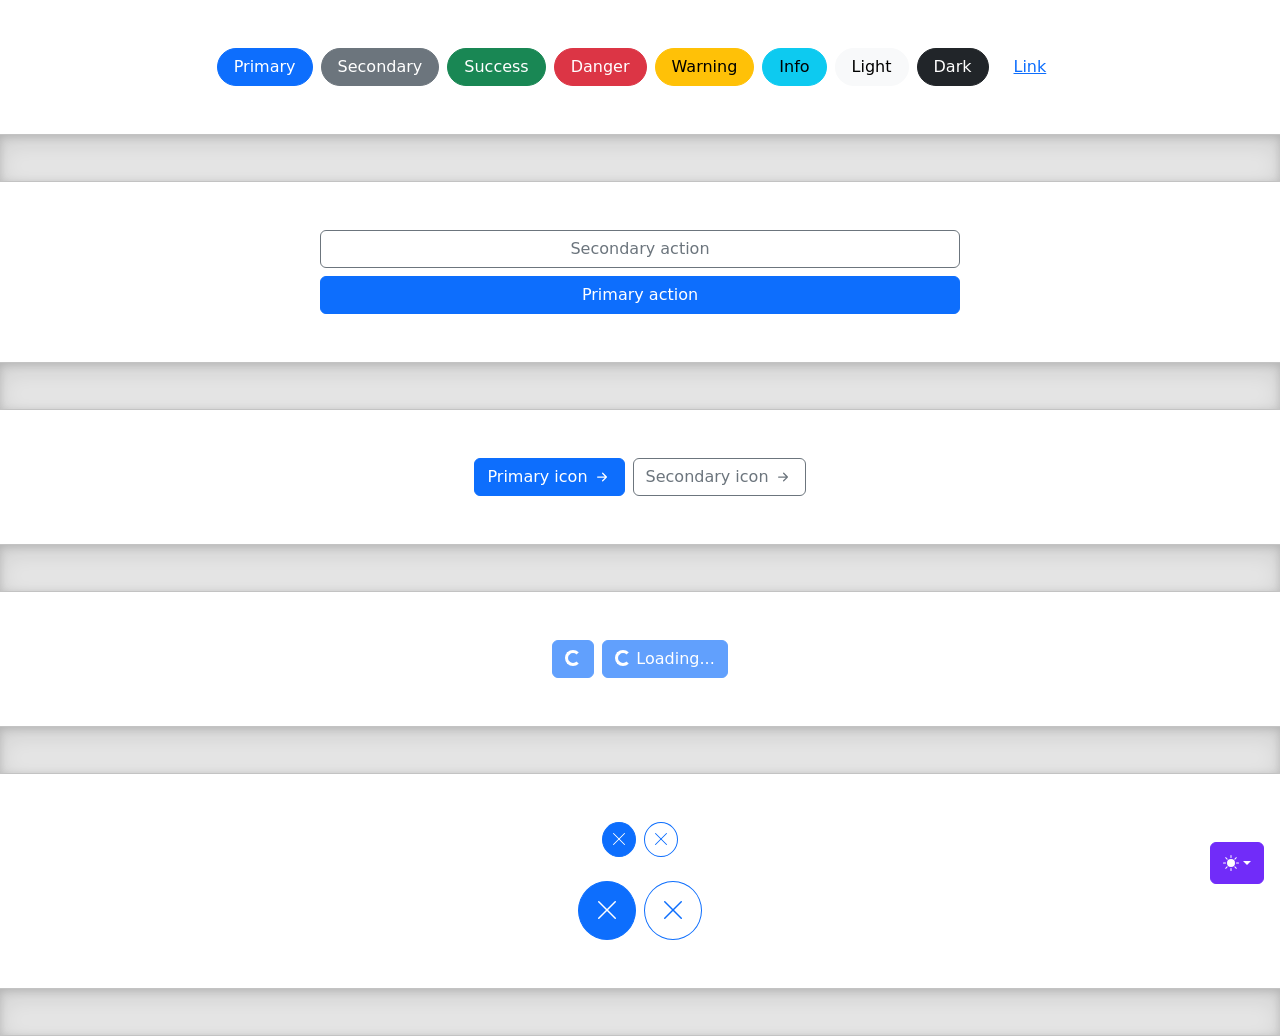
<file: 11 Web App using Flask/2_Flask_Static_Site/bootstrap-5.3.8-examples/buttons/index.html>
<!doctype html>
<html lang="en" data-bs-theme="auto">
  <head>
    <meta charset="utf-8" />
    <meta name="viewport" content="width=device-width, initial-scale=1" />
    <meta name="description" content="" />
    <meta
      name="author"
      content="Mark Otto, Jacob Thornton, and Bootstrap contributors"
    />
    <meta name="generator" content="Astro v5.13.2" />
    <title>Buttons · Bootstrap v5.3</title>
    <link
      rel="canonical"
      href="https://getbootstrap.com/docs/5.3/examples/buttons/"
    />
    <script src="../assets/js/color-modes.js"></script>
    <link href="../assets/dist/css/bootstrap.min.css" rel="stylesheet" />
    <meta name="theme-color" content="#712cf9" />
    <style>
      .bd-placeholder-img {
        font-size: 1.125rem;
        text-anchor: middle;
        -webkit-user-select: none;
        -moz-user-select: none;
        user-select: none;
      }
      @media (min-width: 768px) {
        .bd-placeholder-img-lg {
          font-size: 3.5rem;
        }
      }
      .b-example-divider {
        width: 100%;
        height: 3rem;
        background-color: #0000001a;
        border: solid rgba(0, 0, 0, 0.15);
        border-width: 1px 0;
        box-shadow:
          inset 0 0.5em 1.5em #0000001a,
          inset 0 0.125em 0.5em #00000026;
      }
      .b-example-vr {
        flex-shrink: 0;
        width: 1.5rem;
        height: 100vh;
      }
      .bi {
        vertical-align: -0.125em;
        fill: currentColor;
      }
      .nav-scroller {
        position: relative;
        z-index: 2;
        height: 2.75rem;
        overflow-y: hidden;
      }
      .nav-scroller .nav {
        display: flex;
        flex-wrap: nowrap;
        padding-bottom: 1rem;
        margin-top: -1px;
        overflow-x: auto;
        text-align: center;
        white-space: nowrap;
        -webkit-overflow-scrolling: touch;
      }
      .btn-bd-primary {
        --bd-violet-bg: #712cf9;
        --bd-violet-rgb: 112.520718, 44.062154, 249.437846;
        --bs-btn-font-weight: 600;
        --bs-btn-color: var(--bs-white);
        --bs-btn-bg: var(--bd-violet-bg);
        --bs-btn-border-color: var(--bd-violet-bg);
        --bs-btn-hover-color: var(--bs-white);
        --bs-btn-hover-bg: #6528e0;
        --bs-btn-hover-border-color: #6528e0;
        --bs-btn-focus-shadow-rgb: var(--bd-violet-rgb);
        --bs-btn-active-color: var(--bs-btn-hover-color);
        --bs-btn-active-bg: #5a23c8;
        --bs-btn-active-border-color: #5a23c8;
      }
      .bd-mode-toggle {
        z-index: 1500;
      }
      .bd-mode-toggle .bi {
        width: 1em;
        height: 1em;
      }
      .bd-mode-toggle .dropdown-menu .active .bi {
        display: block !important;
      }
    </style>
  </head>
  <body>
    <svg xmlns="http://www.w3.org/2000/svg" class="d-none">
      <symbol id="check2" viewBox="0 0 16 16">
        <path
          d="M13.854 3.646a.5.5 0 0 1 0 .708l-7 7a.5.5 0 0 1-.708 0l-3.5-3.5a.5.5 0 1 1 .708-.708L6.5 10.293l6.646-6.647a.5.5 0 0 1 .708 0z"
        ></path>
      </symbol>
      <symbol id="circle-half" viewBox="0 0 16 16">
        <path
          d="M8 15A7 7 0 1 0 8 1v14zm0 1A8 8 0 1 1 8 0a8 8 0 0 1 0 16z"
        ></path>
      </symbol>
      <symbol id="moon-stars-fill" viewBox="0 0 16 16">
        <path
          d="M6 .278a.768.768 0 0 1 .08.858 7.208 7.208 0 0 0-.878 3.46c0 4.021 3.278 7.277 7.318 7.277.527 0 1.04-.055 1.533-.16a.787.787 0 0 1 .81.316.733.733 0 0 1-.031.893A8.349 8.349 0 0 1 8.344 16C3.734 16 0 12.286 0 7.71 0 4.266 2.114 1.312 5.124.06A.752.752 0 0 1 6 .278z"
        ></path>
        <path
          d="M10.794 3.148a.217.217 0 0 1 .412 0l.387 1.162c.173.518.579.924 1.097 1.097l1.162.387a.217.217 0 0 1 0 .412l-1.162.387a1.734 1.734 0 0 0-1.097 1.097l-.387 1.162a.217.217 0 0 1-.412 0l-.387-1.162A1.734 1.734 0 0 0 9.31 6.593l-1.162-.387a.217.217 0 0 1 0-.412l1.162-.387a1.734 1.734 0 0 0 1.097-1.097l.387-1.162zM13.863.099a.145.145 0 0 1 .274 0l.258.774c.115.346.386.617.732.732l.774.258a.145.145 0 0 1 0 .274l-.774.258a1.156 1.156 0 0 0-.732.732l-.258.774a.145.145 0 0 1-.274 0l-.258-.774a1.156 1.156 0 0 0-.732-.732l-.774-.258a.145.145 0 0 1 0-.274l.774-.258c.346-.115.617-.386.732-.732L13.863.1z"
        ></path>
      </symbol>
      <symbol id="sun-fill" viewBox="0 0 16 16">
        <path
          d="M8 12a4 4 0 1 0 0-8 4 4 0 0 0 0 8zM8 0a.5.5 0 0 1 .5.5v2a.5.5 0 0 1-1 0v-2A.5.5 0 0 1 8 0zm0 13a.5.5 0 0 1 .5.5v2a.5.5 0 0 1-1 0v-2A.5.5 0 0 1 8 13zm8-5a.5.5 0 0 1-.5.5h-2a.5.5 0 0 1 0-1h2a.5.5 0 0 1 .5.5zM3 8a.5.5 0 0 1-.5.5h-2a.5.5 0 0 1 0-1h2A.5.5 0 0 1 3 8zm10.657-5.657a.5.5 0 0 1 0 .707l-1.414 1.415a.5.5 0 1 1-.707-.708l1.414-1.414a.5.5 0 0 1 .707 0zm-9.193 9.193a.5.5 0 0 1 0 .707L3.05 13.657a.5.5 0 0 1-.707-.707l1.414-1.414a.5.5 0 0 1 .707 0zm9.193 2.121a.5.5 0 0 1-.707 0l-1.414-1.414a.5.5 0 0 1 .707-.707l1.414 1.414a.5.5 0 0 1 0 .707zM4.464 4.465a.5.5 0 0 1-.707 0L2.343 3.05a.5.5 0 1 1 .707-.707l1.414 1.414a.5.5 0 0 1 0 .708z"
        ></path>
      </symbol>
    </svg>
    <div
      class="dropdown position-fixed bottom-0 end-0 mb-3 me-3 bd-mode-toggle"
    >
      <button
        class="btn btn-bd-primary py-2 dropdown-toggle d-flex align-items-center"
        id="bd-theme"
        type="button"
        aria-expanded="false"
        data-bs-toggle="dropdown"
        aria-label="Toggle theme (auto)"
      >
        <svg class="bi my-1 theme-icon-active" aria-hidden="true">
          <use href="#circle-half"></use>
        </svg>
        <span class="visually-hidden" id="bd-theme-text">Toggle theme</span>
      </button>
      <ul
        class="dropdown-menu dropdown-menu-end shadow"
        aria-labelledby="bd-theme-text"
      >
        <li>
          <button
            type="button"
            class="dropdown-item d-flex align-items-center"
            data-bs-theme-value="light"
            aria-pressed="false"
          >
            <svg class="bi me-2 opacity-50" aria-hidden="true">
              <use href="#sun-fill"></use>
            </svg>
            Light
            <svg class="bi ms-auto d-none" aria-hidden="true">
              <use href="#check2"></use>
            </svg>
          </button>
        </li>
        <li>
          <button
            type="button"
            class="dropdown-item d-flex align-items-center"
            data-bs-theme-value="dark"
            aria-pressed="false"
          >
            <svg class="bi me-2 opacity-50" aria-hidden="true">
              <use href="#moon-stars-fill"></use>
            </svg>
            Dark
            <svg class="bi ms-auto d-none" aria-hidden="true">
              <use href="#check2"></use>
            </svg>
          </button>
        </li>
        <li>
          <button
            type="button"
            class="dropdown-item d-flex align-items-center active"
            data-bs-theme-value="auto"
            aria-pressed="true"
          >
            <svg class="bi me-2 opacity-50" aria-hidden="true">
              <use href="#circle-half"></use>
            </svg>
            Auto
            <svg class="bi ms-auto d-none" aria-hidden="true">
              <use href="#check2"></use>
            </svg>
          </button>
        </li>
      </ul>
    </div>
    <svg xmlns="http://www.w3.org/2000/svg" class="d-none">
      <symbol id="arrow-right-short" viewBox="0 0 16 16">
        <path
          fill-rule="evenodd"
          d="M4 8a.5.5 0 0 1 .5-.5h5.793L8.146 5.354a.5.5 0 1 1 .708-.708l3 3a.5.5 0 0 1 0 .708l-3 3a.5.5 0 0 1-.708-.708L10.293 8.5H4.5A.5.5 0 0 1 4 8z"
        ></path>
      </symbol>
      <symbol id="x-lg" viewBox="0 0 16 16">
        <path
          fill-rule="evenodd"
          d="M13.854 2.146a.5.5 0 0 1 0 .708l-11 11a.5.5 0 0 1-.708-.708l11-11a.5.5 0 0 1 .708 0Z"
        ></path>
        <path
          fill-rule="evenodd"
          d="M2.146 2.146a.5.5 0 0 0 0 .708l11 11a.5.5 0 0 0 .708-.708l-11-11a.5.5 0 0 0-.708 0Z"
        ></path>
      </symbol>
    </svg>
    <div class="d-flex gap-2 justify-content-center py-5">
      <button class="btn btn-primary rounded-pill px-3" type="button">
        Primary
      </button>
      <button class="btn btn-secondary rounded-pill px-3" type="button">
        Secondary
      </button>
      <button class="btn btn-success rounded-pill px-3" type="button">
        Success
      </button>
      <button class="btn btn-danger rounded-pill px-3" type="button">
        Danger
      </button>
      <button class="btn btn-warning rounded-pill px-3" type="button">
        Warning
      </button>
      <button class="btn btn-info rounded-pill px-3" type="button">Info</button>
      <button class="btn btn-light rounded-pill px-3" type="button">
        Light
      </button>
      <button class="btn btn-dark rounded-pill px-3" type="button">Dark</button>
      <button class="btn btn-link rounded-pill px-3" type="button">Link</button>
    </div>
    <div class="b-example-divider"></div>
    <div class="col-lg-6 col-xxl-4 my-5 mx-auto">
      <div class="d-grid gap-2">
        <button class="btn btn-outline-secondary" type="button">
          Secondary action
        </button>
        <button class="btn btn-primary" type="button">Primary action</button>
      </div>
    </div>
    <div class="b-example-divider"></div>
    <div class="d-flex gap-2 justify-content-center py-5">
      <button
        class="btn btn-primary d-inline-flex align-items-center"
        type="button"
      >
        Primary icon
        <svg class="bi ms-1" width="20" height="20" aria-hidden="true">
          <use xlink:href="#arrow-right-short"></use>
        </svg>
      </button>
      <button
        class="btn btn-outline-secondary d-inline-flex align-items-center"
        type="button"
      >
        Secondary icon
        <svg class="bi ms-1" width="20" height="20" aria-hidden="true">
          <use xlink:href="#arrow-right-short"></use>
        </svg>
      </button>
    </div>
    <div class="b-example-divider"></div>
    <div class="d-flex gap-2 justify-content-center py-5">
      <button class="btn btn-primary" type="button" disabled>
        <span
          class="spinner-border spinner-border-sm"
          aria-hidden="true"
        ></span>
        <span class="visually-hidden" role="status">Loading...</span>
      </button>
      <button class="btn btn-primary" type="button" disabled>
        <span
          class="spinner-border spinner-border-sm"
          aria-hidden="true"
        ></span>
        <span role="status">Loading...</span>
      </button>
    </div>
    <div class="b-example-divider"></div>
    <div class="d-flex gap-2 justify-content-center pt-5 pb-4">
      <button class="btn btn-primary rounded-circle p-2 lh-1" type="button">
        <svg class="bi" width="16" height="16" aria-hidden="true">
          <use xlink:href="#x-lg"></use>
        </svg>
        <span class="visually-hidden">Dismiss</span>
      </button>
      <button
        class="btn btn-outline-primary rounded-circle p-2 lh-1"
        type="button"
      >
        <svg class="bi" width="16" height="16" aria-hidden="true">
          <use xlink:href="#x-lg"></use>
        </svg>
        <span class="visually-hidden">Dismiss</span>
      </button>
    </div>
    <div class="d-flex gap-2 justify-content-center pb-5">
      <button class="btn btn-primary rounded-circle p-3 lh-1" type="button">
        <svg class="bi" width="24" height="24" aria-hidden="true">
          <use xlink:href="#x-lg"></use>
        </svg>
        <span class="visually-hidden">Dismiss</span>
      </button>
      <button
        class="btn btn-outline-primary rounded-circle p-3 lh-1"
        type="button"
      >
        <svg class="bi" width="24" height="24" aria-hidden="true">
          <use xlink:href="#x-lg"></use>
        </svg>
        <span class="visually-hidden">Dismiss</span>
      </button>
    </div>
    <div class="b-example-divider"></div>
    <script
      src="../assets/dist/js/bootstrap.bundle.min.js"
      class="astro-vvvwv3sm"
    ></script>
  </body>
</html>
</file>
<file: 11 Web App using Flask/2_Flask_Static_Site/bootstrap-5.3.8-examples/blog/blog.rtl.css>
/* stylelint-disable @stylistic/selector-list-comma-newline-after */

.blog-header-logo {
  font-family: Amiri, Georgia, "Times New Roman", serif;
  font-size: 2.25rem;
}

.blog-header-logo:hover {
  text-decoration: none;
}

h1, h2, h3, h4, h5, h6 {
  font-family: Amiri, Georgia, "Times New Roman", serif;
}

.flex-auto {
  flex: 0 0 auto;
}

.h-250 { height: 250px; }
@media (min-width: 768px) {
  .h-md-250 { height: 250px; }
}

/* Pagination */
.blog-pagination {
  margin-bottom: 4rem;
}

/*
 * Blog posts
 */
.blog-post {
  margin-bottom: 4rem;
}
.blog-post-meta {
  margin-bottom: 1.25rem;
  color: #727272;
}
</file>
<file: 11 Web App using Flask/2_Flask_Static_Site/bootstrap-5.3.8-examples/blog/blog.css>
/* stylelint-disable @stylistic/selector-list-comma-newline-after */

.blog-header-logo {
  font-family: "Playfair Display", Georgia, "Times New Roman", serif/*rtl:Amiri, Georgia, "Times New Roman", serif*/;
  font-size: 2.25rem;
}

.blog-header-logo:hover {
  text-decoration: none;
}

h1, h2, h3, h4, h5, h6 {
  font-family: "Playfair Display", Georgia, "Times New Roman", serif/*rtl:Amiri, Georgia, "Times New Roman", serif*/;
}

.flex-auto {
  flex: 0 0 auto;
}

.h-250 { height: 250px; }
@media (min-width: 768px) {
  .h-md-250 { height: 250px; }
}

/* Pagination */
.blog-pagination {
  margin-bottom: 4rem;
}

/*
 * Blog posts
 */
.blog-post {
  margin-bottom: 4rem;
}
.blog-post-meta {
  margin-bottom: 1.25rem;
  color: #727272;
}
</file>
<file: 11 Web App using Flask/2_Flask_Static_Site/bootstrap-5.3.8-examples/breadcrumbs/breadcrumbs.css>
.breadcrumb-chevron {
  --bs-breadcrumb-divider: url("data:image/svg+xml,%3Csvg xmlns='http://www.w3.org/2000/svg' width='16' height='16' fill='%236c757d'%3E%3Cpath fill-rule='evenodd' d='M4.646 1.646a.5.5 0 0 1 .708 0l6 6a.5.5 0 0 1 0 .708l-6 6a.5.5 0 0 1-.708-.708L10.293 8 4.646 2.354a.5.5 0 0 1 0-.708z'/%3E%3C/svg%3E");
  gap: .5rem;
}
.breadcrumb-chevron .breadcrumb-item {
  display: flex;
  gap: inherit;
  align-items: center;
  padding-left: 0;
  line-height: 1;
}
.breadcrumb-chevron .breadcrumb-item::before {
  gap: inherit;
  float: none;
  width: 1rem;
  height: 1rem;
}

.breadcrumb-custom .breadcrumb-item {
  position: relative;
  flex-grow: 1;
  padding: .75rem 3rem;
}
.breadcrumb-custom .breadcrumb-item::before {
  display: none;
}
.breadcrumb-custom .breadcrumb-item::after {
  position: absolute;
  top: 50%;
  right: -25px;
  z-index: 1;
  display: inline-block;
  width: 50px;
  height: 50px;
  margin-top: -25px;
  content: "";
  background-color: var(--bs-tertiary-bg);
  border-top-right-radius: .5rem;
  box-shadow: 1px -1px var(--bs-border-color);
  transform: scale(.707) rotate(45deg);
}
.breadcrumb-custom .breadcrumb-item:first-child {
  padding-left: 1.5rem;
}
.breadcrumb-custom .breadcrumb-item:last-child {
  padding-right: 1.5rem;
}
.breadcrumb-custom .breadcrumb-item:last-child::after {
  display: none;
}
</file>
